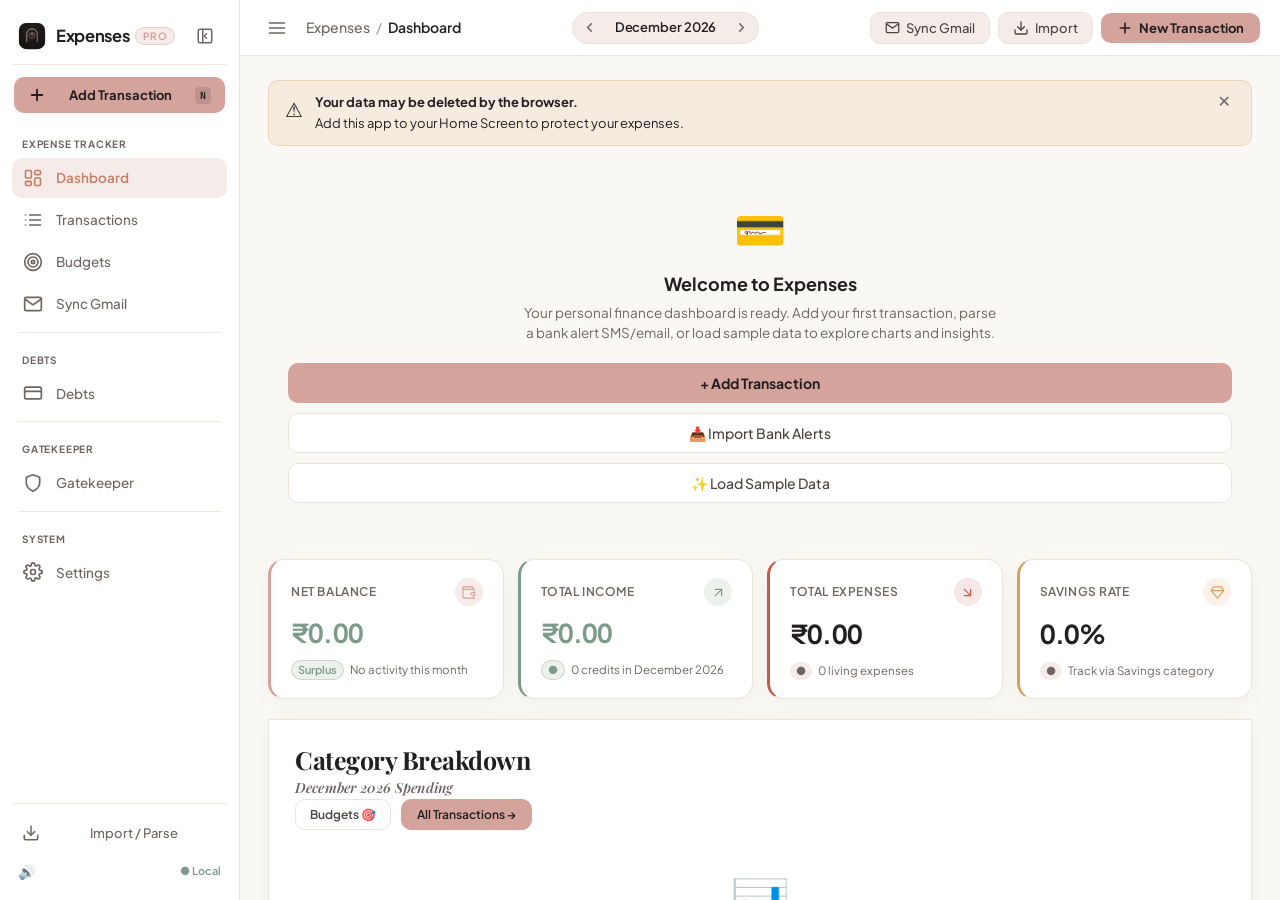
<file: index.html>
<!DOCTYPE html>
<html lang="en">
<head>
  <meta charset="UTF-8">
  <meta name="viewport" content="width=device-width, initial-scale=1, viewport-fit=cover">

  <!-- PWA / iOS Safari -->
  <meta name="apple-mobile-web-app-capable" content="yes">
  <meta name="apple-mobile-web-app-status-bar-style" content="default">
  <meta name="apple-mobile-web-app-title" content="Expenses">
  <meta name="mobile-web-app-capable" content="yes">
  <meta name="theme-color" content="#FAF7F5" media="(prefers-color-scheme: light)">
  <meta name="theme-color" content="#141112" media="(prefers-color-scheme: dark)">

  <title>Expenses &mdash; Personal Finance Dashboard</title>

  <!-- Editorial Quiet Luxury Fonts: Cormorant Garamond, Playfair Display & Plus Jakarta Sans -->
  <link rel="preconnect" href="https://fonts.googleapis.com">
  <link rel="preconnect" href="https://fonts.gstatic.com" crossorigin>
  <link href="https://fonts.googleapis.com/css2?family=Cormorant+Garamond:ital,wght@0,500;0,600;0,700;1,600&family=Playfair+Display:ital,wght@0,600;0,700;1,600&family=Plus+Jakarta+Sans:wght@400;500;600;700;800&family=JetBrains+Mono:wght@500;600&display=swap" rel="stylesheet">

  <!-- PWA Manifest -->
  <link rel="manifest" href="manifest.json">

  <!-- Icons -->
  <link rel="apple-touch-icon" href="icons/icon-180.png">
  <link rel="icon" type="image/png" sizes="192x192" href="icons/icon-192.png">
  <link rel="icon" type="image/svg+xml" href="icons/icon.svg">

  <!-- Cache Control -->
  <meta http-equiv="Cache-Control" content="no-cache, no-store, must-revalidate">
  <meta http-equiv="Pragma" content="no-cache">
  <meta http-equiv="Expires" content="0">

  <!-- Styles -->
  <link rel="stylesheet" href="css/app.css?v=90">
</head>
<body>
  <div id="app">
    <!-- Slide-over Backdrop for Mobile / Tablet drawer -->
    <div id="sidebar-backdrop" class="sidebar-backdrop" aria-hidden="true"></div>

    <!-- Collapsible Sidebar (Desktop & Mobile Drawer) -->
    <aside id="app-sidebar" class="app-sidebar" role="navigation" aria-label="Main sidebar navigation">
      <div class="sidebar-header">
        <div class="sidebar-brand">
          <img src="icons/icon.svg" width="32" height="32" alt="Expenses Logo" class="brand-logo">
          <div class="brand-text">
            <span class="brand-name">Expenses</span>
            <span class="brand-badge">Pro</span>
          </div>
        </div>
        <button id="sidebar-collapse-btn" class="sidebar-toggle-icon-btn" aria-label="Collapse sidebar" title="Toggle Sidebar">
          <svg width="18" height="18" viewBox="0 0 24 24" fill="none" stroke="currentColor" stroke-width="2" stroke-linecap="round" stroke-linejoin="round">
            <rect x="3" y="3" width="18" height="18" rx="2" ry="2"></rect>
            <line x1="9" y1="3" x2="9" y2="21"></line>
            <path d="M14 9l-3 3 3 3"></path>
          </svg>
        </button>
      </div>

      <!-- Quick Action: Primary + Add Transaction -->
      <div class="sidebar-quick-action">
        <button class="btn-sidebar-add" id="sidebar-add-btn" aria-label="Add transaction">
          <svg width="18" height="18" viewBox="0 0 24 24" fill="none" stroke="currentColor" stroke-width="2.5" stroke-linecap="round" stroke-linejoin="round">
            <line x1="12" y1="5" x2="12" y2="19"></line>
            <line x1="5" y1="12" x2="19" y2="12"></line>
          </svg>
          <span class="nav-label">Add Transaction</span>
          <span class="sidebar-kbd">N</span>
        </button>
      </div>

      <!-- Navigation Links -->
      <nav class="sidebar-nav">
        <!-- Section: Expense Tracker -->
        <div class="sidebar-section-label">Expense Tracker</div>
        <button class="nav-item active" data-view="dashboard" aria-label="Dashboard" data-tooltip="Dashboard">
          <span class="nav-icon-wrap">
            <svg class="nav-icon" width="20" height="20" viewBox="0 0 24 24" fill="none" stroke="currentColor" stroke-width="2" stroke-linecap="round" stroke-linejoin="round">
              <rect x="3" y="3" width="7" height="9" rx="1.5"></rect>
              <rect x="14" y="3" width="7" height="5" rx="1.5"></rect>
              <rect x="14" y="12" width="7" height="9" rx="1.5"></rect>
              <rect x="3" y="16" width="7" height="5" rx="1.5"></rect>
            </svg>
          </span>
          <span class="nav-label">Dashboard</span>
        </button>

        <button class="nav-item" data-view="transactions" aria-label="Transactions" data-tooltip="Transactions">
          <span class="nav-icon-wrap">
            <svg class="nav-icon" width="20" height="20" viewBox="0 0 24 24" fill="none" stroke="currentColor" stroke-width="2" stroke-linecap="round" stroke-linejoin="round">
              <line x1="8" y1="6" x2="21" y2="6"></line>
              <line x1="8" y1="12" x2="21" y2="12"></line>
              <line x1="8" y1="18" x2="21" y2="18"></line>
              <line x1="3" y1="6" x2="3.01" y2="6"></line>
              <line x1="3" y1="12" x2="3.01" y2="12"></line>
              <line x1="3" y1="18" x2="3.01" y2="18"></line>
            </svg>
          </span>
          <span class="nav-label">Transactions</span>
        </button>

        <button class="nav-item" data-view="budgets" aria-label="Budgets" data-tooltip="Budgets">
          <span class="nav-icon-wrap">
            <svg class="nav-icon" width="20" height="20" viewBox="0 0 24 24" fill="none" stroke="currentColor" stroke-width="2" stroke-linecap="round" stroke-linejoin="round">
              <circle cx="12" cy="12" r="10"></circle>
              <circle cx="12" cy="12" r="6"></circle>
              <circle cx="12" cy="12" r="2"></circle>
            </svg>
          </span>
          <span class="nav-label">Budgets</span>
        </button>

        <button class="nav-item" id="sidebar-sync-gmail-btn" aria-label="Sync Gmail" data-tooltip="Sync Gmail">
          <span class="nav-icon-wrap">
            <svg class="nav-icon" width="20" height="20" viewBox="0 0 24 24" fill="none" stroke="currentColor" stroke-width="2" stroke-linecap="round" stroke-linejoin="round">
              <path d="M4 4h16c1.1 0 2 .9 2 2v12c0 1.1-.9 2-2 2H4c-1.1 0-2-.9-2-2V6c0-1.1.9-2 2-2z"></path>
              <polyline points="22,6 12,13 2,6"></polyline>
            </svg>
          </span>
          <span class="nav-label">Sync Gmail</span>
        </button>

        <div class="sidebar-divider"></div>

        <!-- Section: Debts (Separate Section) -->
        <div class="sidebar-section-label">Debts</div>
        <button class="nav-item" data-view="cards" aria-label="Debts" data-tooltip="Debts">
          <span class="nav-icon-wrap">
            <svg class="nav-icon" width="20" height="20" viewBox="0 0 24 24" fill="none" stroke="currentColor" stroke-width="2" stroke-linecap="round" stroke-linejoin="round">
              <rect x="2" y="5" width="20" height="14" rx="2"></rect>
              <line x1="2" y1="10" x2="22" y2="10"></line>
            </svg>
          </span>
          <span class="nav-label">Debts</span>
        </button>

        <div class="sidebar-divider"></div>

        <!-- Section: Purchase Gatekeeper (Separate Section) -->
        <div class="sidebar-section-label">Gatekeeper</div>
        <button class="nav-item" data-view="gatekeeper" aria-label="Purchase Gatekeeper" data-tooltip="Purchase Gatekeeper">
          <span class="nav-icon-wrap">
            <svg class="nav-icon" width="20" height="20" viewBox="0 0 24 24" fill="none" stroke="currentColor" stroke-width="2" stroke-linecap="round" stroke-linejoin="round">
              <path d="M12 22s8-4 8-10V5l-8-3-8 3v7c0 6 8 10 8 10z"></path>
            </svg>
          </span>
          <span class="nav-label">Gatekeeper</span>
          <span class="nav-badge-pill" id="sidebar-gk-badge" style="display:none">0</span>
        </button>

        <div class="sidebar-divider"></div>

        <!-- Section: System -->
        <div class="sidebar-section-label">System</div>
        <button class="nav-item" data-view="settings" aria-label="Settings" data-tooltip="Settings">
          <span class="nav-icon-wrap">
            <svg class="nav-icon" width="20" height="20" viewBox="0 0 24 24" fill="none" stroke="currentColor" stroke-width="2" stroke-linecap="round" stroke-linejoin="round">
              <circle cx="12" cy="12" r="3"></circle>
              <path d="M19.4 15a1.65 1.65 0 0 0 .33 1.82l.06.06a2 2 0 0 1 0 2.83 2 2 0 0 1-2.83 0l-.06-.06a1.65 1.65 0 0 0-1.82-.33 1.65 1.65 0 0 0-1 1.51V21a2 2 0 0 1-2 2 2 2 0 0 1-2-2v-.09A1.65 1.65 0 0 0 9 19.4a1.65 1.65 0 0 0-1.82.33l-.06.06a2 2 0 0 1-2.83 0 2 2 0 0 1 0-2.83l.06-.06a1.65 1.65 0 0 0 .33-1.82 1.65 1.65 0 0 0-1.51-1H3a2 2 0 0 1-2-2 2 2 0 0 1 2-2h.09A1.65 1.65 0 0 0 4.6 9a1.65 1.65 0 0 0-.33-1.82l-.06-.06a2 2 0 0 1 0-2.83 2 2 0 0 1 2.83 0l.06.06a1.65 1.65 0 0 0 1.82.33H9a1.65 1.65 0 0 0 1-1.51V3a2 2 0 0 1 2-2 2 2 0 0 1 2 2v.09a1.65 1.65 0 0 0 1 1.51 1.65 1.65 0 0 0 1.82-.33l.06-.06a2 2 0 0 1 2.83 0 2 2 0 0 1 0 2.83l-.06.06a1.65 1.65 0 0 0-.33 1.82V9a1.65 1.65 0 0 0 1.51 1H21a2 2 0 0 1 2 2 2 2 0 0 1-2 2h-.09a1.65 1.65 0 0 0-1.51 1z"></path>
            </svg>
          </span>
          <span class="nav-label">Settings</span>
        </button>
      </nav>

      <!-- Sidebar Footer -->
      <div class="sidebar-footer">
        <button class="sidebar-tool-btn" id="open-import-sidebar" title="Import / Parse Bank Emails & Statements">
          <svg width="18" height="18" viewBox="0 0 24 24" fill="none" stroke="currentColor" stroke-width="2" stroke-linecap="round" stroke-linejoin="round">
            <path d="M21 15v4a2 2 0 0 1-2 2H5a2 2 0 0 1-2-2v-4"></path>
            <polyline points="7 10 12 15 17 10"></polyline>
            <line x1="12" y1="15" x2="12" y2="3"></line>
          </svg>
          <span class="nav-label">Import / Parse</span>
        </button>
        <div class="sidebar-footer-row">
          <button class="sfx-toggle" id="sfx-toggle" aria-label="Toggle sounds" title="Toggle audio cues">🔊</button>
          <span class="offline-badge" id="storage-status" title="Local Offline Storage Active">● Local</span>
        </div>
      </div>
    </aside>

    <!-- Main Workspace Container -->
    <div class="workspace-wrap">
      <!-- Top Production-Grade Header Bar -->
      <header class="top-header" role="banner">
        <div class="top-header-left">
          <button id="sidebar-toggle-btn" class="sidebar-hamburger-btn" aria-label="Toggle sidebar menu" title="Toggle Navigation">
            <svg width="20" height="20" viewBox="0 0 24 24" fill="none" stroke="currentColor" stroke-width="2" stroke-linecap="round" stroke-linejoin="round">
              <line x1="3" y1="12" x2="21" y2="12"></line>
              <line x1="3" y1="6" x2="21" y2="6"></line>
              <line x1="3" y1="18" x2="21" y2="18"></line>
            </svg>
          </button>
          <div class="view-breadcrumb">
            <span class="breadcrumb-app">Expenses</span>
            <span class="breadcrumb-slash">/</span>
            <span class="breadcrumb-view" id="header-view-title">Dashboard</span>
          </div>
        </div>

        <div class="top-header-center">
          <!-- Month Switcher (accessible across all views) -->
          <div class="header-month-switcher" id="header-month-nav">
            <button class="month-pill-btn prev" id="header-prev-month" aria-label="Previous month" title="Previous Month">
              <svg width="15" height="15" viewBox="0 0 24 24" fill="none" stroke="currentColor" stroke-width="2.5" stroke-linecap="round" stroke-linejoin="round"><polyline points="15 18 9 12 15 6"></polyline></svg>
            </button>
            <span class="header-month-label" id="header-month-label">March 2026</span>
            <button class="month-pill-btn next" id="header-next-month" aria-label="Next month" title="Next Month">
              <svg width="15" height="15" viewBox="0 0 24 24" fill="none" stroke="currentColor" stroke-width="2.5" stroke-linecap="round" stroke-linejoin="round"><polyline points="9 18 15 12 9 6"></polyline></svg>
            </button>
            <button class="header-today-btn" id="header-today-btn" title="Jump to Current Month">Today</button>
          </div>
        </div>

        <div class="top-header-right">
          <button class="btn-header-secondary" id="header-gmail-sync-btn" title="Sync Bank Alerts from Gmail">
            <svg width="15" height="15" viewBox="0 0 24 24" fill="none" stroke="currentColor" stroke-width="2" stroke-linecap="round" stroke-linejoin="round">
              <path d="M4 4h16c1.1 0 2 .9 2 2v12c0 1.1-.9 2-2 2H4c-1.1 0-2-.9-2-2V6c0-1.1.9-2 2-2z"></path>
              <polyline points="22,6 12,13 2,6"></polyline>
            </svg>
            <span>Sync Gmail</span>
          </button>
          <button class="btn-header-secondary" id="header-import-btn" title="Import from Bank Emails, Statements, or Excel">
            <svg width="16" height="16" viewBox="0 0 24 24" fill="none" stroke="currentColor" stroke-width="2" stroke-linecap="round" stroke-linejoin="round">
              <path d="M21 15v4a2 2 0 0 1-2 2H5a2 2 0 0 1-2-2v-4"></path>
              <polyline points="7 10 12 15 17 10"></polyline>
              <line x1="12" y1="15" x2="12" y2="3"></line>
            </svg>
            <span>Import</span>
          </button>
          <button class="btn-header-primary" id="header-add-btn" title="Add New Transaction (N)">
            <svg width="16" height="16" viewBox="0 0 24 24" fill="none" stroke="currentColor" stroke-width="2.5" stroke-linecap="round" stroke-linejoin="round">
              <line x1="12" y1="5" x2="12" y2="19"></line>
              <line x1="5" y1="12" x2="19" y2="12"></line>
            </svg>
            <span>New Transaction</span>
          </button>
        </div>
      </header>

      <!-- Main Content Views -->
      <main id="main-content" role="main" class="main-content-scroll">
        <div class="empty-state" style="padding-top:100px">
          <div style="margin-bottom:16px">
            <svg width="48" height="48" viewBox="0 0 24 24" fill="none" stroke="#DFC498" stroke-width="1.6" stroke-linecap="round" stroke-linejoin="round">
              <path d="M12 2v20M17 5H9.5a3.5 3.5 0 0 0 0 7h5a3.5 3.5 0 0 1 0 7H6"/>
            </svg>
          </div>
          <div style="font-family:var(--font);font-size:16px;font-weight:600;color:var(--text3)">Loading Dashboard...</div>
        </div>
      </main>
    </div>

    <!-- Mobile Bottom Navigation (clean thumb bar on mobile screens) -->
    <nav class="mobile-bottom-nav" role="navigation" aria-label="Mobile Navigation">
      <button class="mobile-nav-item active" data-view="dashboard" aria-label="Expense Tracker Dashboard">
        <svg width="22" height="22" viewBox="0 0 24 24" fill="none" stroke="currentColor" stroke-width="2" stroke-linecap="round" stroke-linejoin="round">
          <rect x="3" y="3" width="7" height="9" rx="1.5"></rect>
          <rect x="14" y="3" width="7" height="5" rx="1.5"></rect>
          <rect x="14" y="12" width="7" height="9" rx="1.5"></rect>
          <rect x="3" y="16" width="7" height="5" rx="1.5"></rect>
        </svg>
        <span>Tracker</span>
      </button>

      <button class="mobile-nav-item" data-view="transactions" aria-label="Transactions Activity">
        <svg width="22" height="22" viewBox="0 0 24 24" fill="none" stroke="currentColor" stroke-width="2" stroke-linecap="round" stroke-linejoin="round">
          <line x1="8" y1="6" x2="21" y2="6"></line>
          <line x1="8" y1="12" x2="21" y2="12"></line>
          <line x1="8" y1="18" x2="21" y2="18"></line>
          <line x1="3" y1="6" x2="3.01" y2="6"></line>
          <line x1="3" y1="12" x2="3.01" y2="12"></line>
          <line x1="3" y1="18" x2="3.01" y2="18"></line>
        </svg>
        <span>Activity</span>
      </button>

      <button class="mobile-nav-item mobile-fab-item" id="mobile-quick-add" aria-label="Add transaction">
        <div class="mobile-fab">
          <svg width="24" height="24" viewBox="0 0 24 24" fill="none" stroke="currentColor" stroke-width="2.5" stroke-linecap="round" stroke-linejoin="round">
            <line x1="12" y1="5" x2="12" y2="19"></line>
            <line x1="5" y1="12" x2="19" y2="12"></line>
          </svg>
        </div>
      </button>

      <button class="mobile-nav-item" data-view="cards" aria-label="Debts Section">
        <svg width="22" height="22" viewBox="0 0 24 24" fill="none" stroke="currentColor" stroke-width="2" stroke-linecap="round" stroke-linejoin="round">
          <rect x="2" y="5" width="20" height="14" rx="2"></rect>
          <line x1="2" y1="10" x2="22" y2="10"></line>
        </svg>
        <span>Debts</span>
      </button>

      <button class="mobile-nav-item" data-view="gatekeeper" aria-label="Gatekeeper Section">
        <svg width="22" height="22" viewBox="0 0 24 24" fill="none" stroke="currentColor" stroke-width="2" stroke-linecap="round" stroke-linejoin="round">
          <path d="M12 22s8-4 8-10V5l-8-3-8 3v7c0 6 8 10 8 10z"></path>
        </svg>
        <span>Gatekeeper</span>
      </button>
    </nav>
  </div>

  <!-- Add / Edit Transaction Modal (global modal with Debit/Credit toggle) -->
  <div class="modal" id="add-modal">
    <div class="modal-sheet modal-sheet-lg">
      <div class="modal-handle"></div>
      <div id="add-modal-body"></div>
    </div>
  </div>

  <!-- Dedicated Import / Bank Email Parser Modal -->
  <div class="modal" id="import-modal">
    <div class="modal-sheet modal-sheet-xl">
      <div class="modal-handle"></div>
      <div id="import-modal-body"></div>
    </div>
  </div>

  <!-- Gmail Preview Modal -->
  <div class="modal" id="gmail-preview-modal">
    <div class="modal-sheet modal-sheet-xl">
      <div class="modal-handle"></div>
      <div id="gmail-preview-body"></div>
    </div>
  </div>

  <!-- Add / Edit Category Modal -->
  <div class="modal" id="cat-add-modal">
    <div class="modal-sheet">
      <div class="modal-handle"></div>
      <div id="cat-add-modal-body"></div>
    </div>
  </div>

  <!-- Category clarification modal -->
  <div class="modal" id="clarify-modal">
    <div class="modal-sheet">
      <div class="modal-handle"></div>
      <div class="modal-title">Select Category</div>
      <p class="clarify-desc">
        <strong id="clarify-merchant"></strong> &mdash; <span id="clarify-amount"></span>
      </p>
      <p class="clarify-hint">Choose a category to remember for future transactions</p>
      <div id="clarify-cats" class="cat-grid"></div>
      <button class="btn-link clarify-skip" id="clarify-skip" style="margin-top:12px;width:100%;text-align:center">Skip for now</button>
    </div>
  </div>

  <!-- Credit Card Payment / Pay Off Modal -->
  <div class="modal" id="card-pay-modal">
    <div class="modal-sheet modal-sheet-md">
      <div class="modal-handle"></div>
      <div id="card-pay-modal-body"></div>
    </div>
  </div>

  <!-- Manage Credit Cards Modal -->
  <div class="modal" id="card-manage-modal">
    <div class="modal-sheet modal-sheet-md">
      <div class="modal-handle"></div>
      <div id="card-manage-modal-body"></div>
    </div>
  </div>

  <!-- Friend Debt Modal -->
  <div class="modal" id="friend-debt-modal">
    <div class="modal-sheet modal-sheet-md">
      <div class="modal-handle"></div>
      <div id="friend-debt-modal-body"></div>
    </div>
  </div>

  <!-- Friend Repayment Modal -->
  <div class="modal" id="friend-repay-modal">
    <div class="modal-sheet modal-sheet-md">
      <div class="modal-handle"></div>
      <div id="friend-repay-modal-body"></div>
    </div>
  </div>

  <!-- Purchase Gatekeeper (Log Impulse) Modal -->
  <div class="modal" id="gatekeeper-modal">
    <div class="modal-sheet modal-sheet-lg">
      <div class="modal-handle"></div>
      <div id="gatekeeper-modal-body"></div>
    </div>
  </div>

  <!-- Google Identity Services (for Gmail OAuth) -->
  <script src="https://accounts.google.com/gsi/client"></script>
  <!-- Chart.js (bundled locally) -->
  <script src="lib/chart.umd.min.js"></script>
  <!-- GSAP 3 -->
  <script src="https://cdnjs.cloudflare.com/ajax/libs/gsap/3.12.5/gsap.min.js"></script>
  <!-- App Entry -->
  <script type="module" src="js/app.js?v=90"></script>

  <!-- Service Worker registration -->
  <script>
    if ('serviceWorker' in navigator) {
      let refreshing = false;
      navigator.serviceWorker.addEventListener('controllerchange', () => {
        if (!refreshing) {
          refreshing = true;
          window.location.reload();
        }
      });
      window.addEventListener('load', () => {
        navigator.serviceWorker.register('sw.js?v=90')
          .then(r => {
            console.log('SW registered:', r.scope);
            r.update();
          })
          .catch(e => console.log('SW registration failed:', e));
      });
    }
  </script>
</body>
</html>
</file>
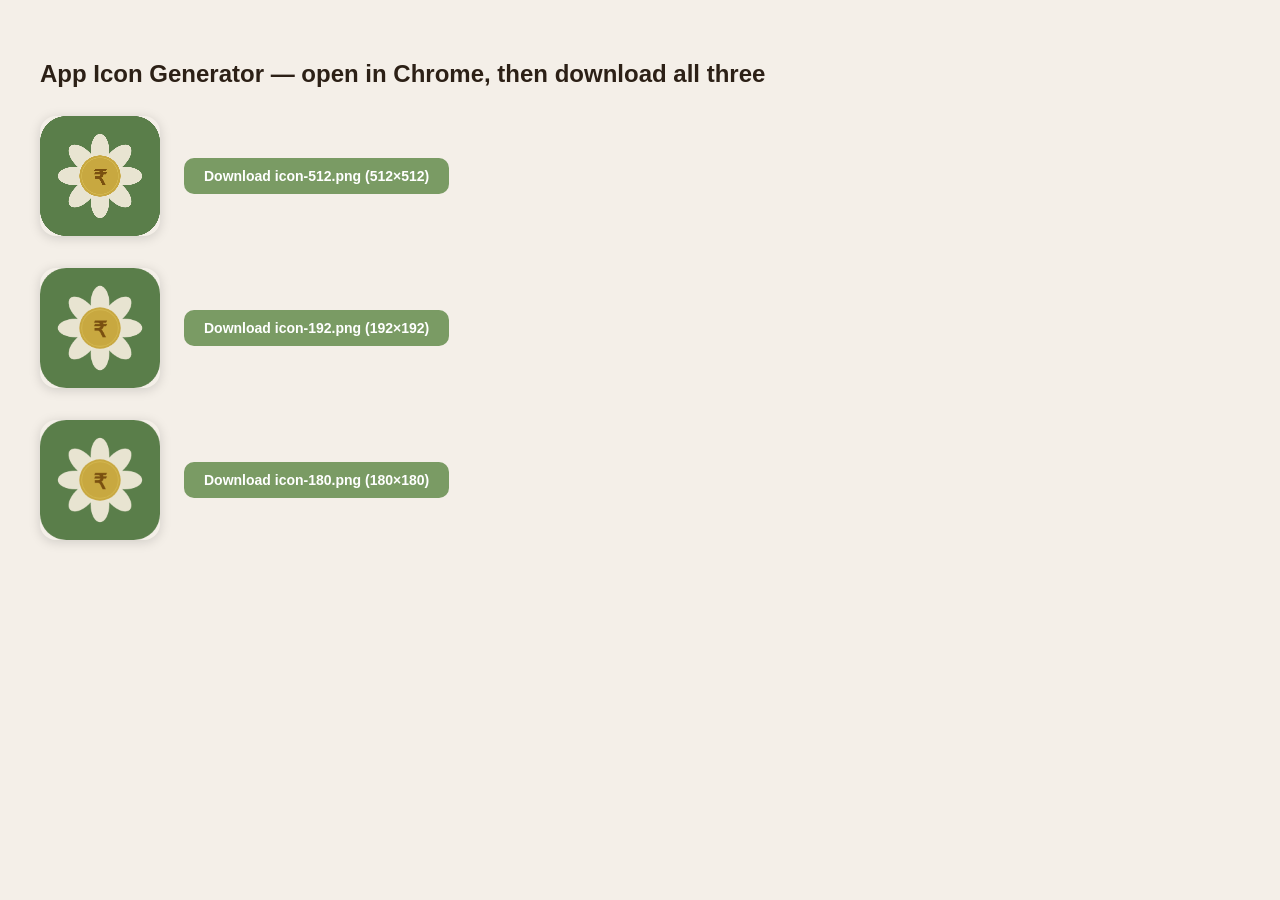
<file: icons/generate-icons.html>
<!doctype html>
<html>
<head>
<meta charset="utf-8">
<title>Generate App Icons</title>
<style>
  body { font-family: sans-serif; padding: 32px; background: #f4efe8; color: #2c2016; }
  canvas { display: block; margin: 8px 0; border-radius: 16px; box-shadow: 0 2px 12px rgba(0,0,0,.15); }
  button { margin: 8px 4px; padding: 10px 20px; background: #7a9b64; color: #fff; border: none; border-radius: 10px; cursor: pointer; font-size: 14px; font-weight: 600; }
  .row { display: flex; align-items: center; gap: 20px; margin: 16px 0; }
</style>
</head>
<body>
<h2>App Icon Generator — open in Chrome, then download all three</h2>
<div id="out"></div>
<script>
const SVG_SRC = `<svg xmlns="http://www.w3.org/2000/svg" viewBox="0 0 512 512">
  <rect width="512" height="512" rx="112" fill="#5a7e4a"/>
  <ellipse cx="256" cy="152" rx="40" ry="76" fill="#f0ead8" opacity="0.95"/>
  <ellipse cx="256" cy="152" rx="40" ry="76" fill="#f0ead8" opacity="0.95" transform="rotate(45 256 256)"/>
  <ellipse cx="256" cy="152" rx="40" ry="76" fill="#f0ead8" opacity="0.95" transform="rotate(90 256 256)"/>
  <ellipse cx="256" cy="152" rx="40" ry="76" fill="#f0ead8" opacity="0.95" transform="rotate(135 256 256)"/>
  <ellipse cx="256" cy="152" rx="40" ry="76" fill="#f0ead8" opacity="0.95" transform="rotate(180 256 256)"/>
  <ellipse cx="256" cy="152" rx="40" ry="76" fill="#f0ead8" opacity="0.95" transform="rotate(225 256 256)"/>
  <ellipse cx="256" cy="152" rx="40" ry="76" fill="#f0ead8" opacity="0.95" transform="rotate(270 256 256)"/>
  <ellipse cx="256" cy="152" rx="40" ry="76" fill="#f0ead8" opacity="0.95" transform="rotate(315 256 256)"/>
  <circle cx="256" cy="256" r="88" fill="#c8a840"/>
  <circle cx="256" cy="256" r="78" fill="none" stroke="#d4b850" stroke-width="3.5"/>
  <text x="256" y="296" text-anchor="middle" font-family="-apple-system, Arial Unicode MS, Arial, sans-serif" font-size="92" font-weight="700" fill="#7a5010">&#8377;</text>
</svg>`;

const sizes = [
  { name: 'icon-512.png', size: 512 },
  { name: 'icon-192.png', size: 192 },
  { name: 'icon-180.png', size: 180 },
];

const blob = new Blob([SVG_SRC], { type: 'image/svg+xml' });
const url  = URL.createObjectURL(blob);
const img  = new Image();

img.onload = () => {
  const out = document.getElementById('out');
  sizes.forEach(({ name, size }) => {
    const canvas = document.createElement('canvas');
    canvas.width = canvas.height = size;
    const ctx = canvas.getContext('2d');
    ctx.drawImage(img, 0, 0, size, size);

    const row = document.createElement('div');
    row.className = 'row';

    const preview = document.createElement('canvas');
    preview.width = preview.height = Math.min(size, 120);
    preview.getContext('2d').drawImage(canvas, 0, 0, preview.width, preview.height);
    row.appendChild(preview);

    const btn = document.createElement('button');
    btn.textContent = `Download ${name} (${size}×${size})`;
    btn.onclick = () => {
      const a = document.createElement('a');
      a.download = name;
      a.href = canvas.toDataURL('image/png');
      a.click();
    };
    row.appendChild(btn);
    out.appendChild(row);
  });
};

img.src = url;
</script>
</body>
</html>
</file>
<file: css/app.css>
/* ══════════════════════════════════════════════════════════════════
   EXPENSES — Editorial Minimalism Design System
   ══════════════════════════════════════════════════════════════════ */

:root {
  /* Brand Accents - Soft Rose-Taupe / Blush */
  --brand: #D4A39B;
  --brand-hover: #C87D65;
  --brand-light: #F5EBE9;
  --brand-border: rgba(212, 163, 155, 0.40);
  --brand-text-contrast: #231F20;

  /* Quiet Luxury Palette Tokens */
  --gold: #D9A05B;
  --gold-light: rgba(217, 160, 91, 0.14);
  --mauve: #B88E9B;
  --sage: #7D9B8A;
  --sand: #C8BAAC;

  /* Semantic Financial Colors (Editorial Minimalism) */
  /* Safe / Under budget: Muted sage (#7D9B8A) */
  --income: #7D9B8A;
  --income-hover: #6D8A7A;
  --income-light: rgba(125, 155, 138, 0.14);
  --income-border: rgba(125, 155, 138, 0.30);

  /* Overspent / Over limit: Muted terracotta-crimson (#C45B4D) */
  --expense: #C45B4D;
  --expense-hover: #B34A3C;
  --expense-light: rgba(196, 91, 77, 0.14);
  --expense-border: rgba(196, 91, 77, 0.30);

  /* Warning / Approaching limit: Warm amber (#D9A05B) */
  --warning: #D9A05B;
  --warning-hover: #C78F4A;
  --warning-light: rgba(217, 160, 91, 0.14);
  --warning-border: rgba(217, 160, 91, 0.30);

  --info: #7D9B8A;
  --info-light: rgba(125, 155, 138, 0.14);

  /* 1. COLORS & SURFACES:
     - Page background: Warm alabaster/cream (#FAF8F5)
     - Cards, modals & containers: Pure white (#FFFFFF)
     - Secondary surfaces & hover highlights: Soft blush tint (#F5EBE9) */
  --bg: #FAF8F5;
  --surface: #FFFFFF;
  --surface-elevated: #FFFFFF;
  --surface2: #F5EBE9;
  --surface3: #EFE6E4;
  --surface4: #E5DAD7;

  /* Primary text: Deep espresso (#231F20) instead of harsh black
     Secondary / muted text & timestamps: Warm taupe (#6E6563) */
  --text: #231F20;
  --text2: #4A4342;
  --text3: #6E6563;
  --text4: #9A918F;
  --text-inverse: #FAF8F5;

  /* Subtle 1px warm-stone borders (#EAE4DD) & soft, diffused shadows (0 4px 20px rgba(35, 31, 32, 0.04)) */
  --border: #EAE4DD;
  --border-subtle: #F0EAE3;
  --border-focus: #D4A39B;

  --shadow-xs: 0 1px 3px rgba(35, 31, 32, 0.03);
  --shadow-sm: 0 2px 8px rgba(35, 31, 32, 0.04);
  --shadow: 0 4px 20px rgba(35, 31, 32, 0.04);
  --shadow-lg: 0 10px 28px rgba(35, 31, 32, 0.06);
  --shadow-xl: 0 18px 40px rgba(35, 31, 32, 0.08);

  /* Geometry & Metrics: Soften border radii (cards: 16px, inputs/buttons: 10px, pills: 9999px) */
  --radius: 16px;
  --radius-sm: 10px;
  --radius-xs: 6px;
  --radius-pill: 9999px;

  --sidebar-w: 240px;
  --sidebar-collapsed-w: 68px;
  --header-h: 56px;
  --tab-height: 64px;

  /* Typography: Clean, modern sans-serif font stack */
  --font: 'Plus Jakarta Sans', 'Inter', system-ui, -apple-system, BlinkMacSystemFont, 'Segoe UI', Roboto, sans-serif;
  --font-serif: 'Cormorant Garamond', 'Playfair Display', Georgia, serif;
  --font-mono: 'JetBrains Mono', 'Roboto Mono', ui-monospace, SFMono-Regular, monospace;

  --safe-bottom: env(safe-area-inset-bottom, 0px);
  --safe-top: env(safe-area-inset-top, 0px);

  /* Backward Compatibility Tokens */
  --accent: var(--brand);
  --accent-light: var(--brand-light);
  --accent-dark: var(--brand-hover);
  --danger: var(--expense);
  --danger-light: var(--expense-light);
  --success: var(--income);
  --success-light: var(--income-light);
  --google-gradient: linear-gradient(90deg, #D4A39B 0%, #D9A05B 33%, #7D9B8A 66%, #B88E9B 100%);
}

/* ── Reset & Global ── */
*, *::before, *::after {
  box-sizing: border-box;
  margin: 0;
  padding: 0;
}

html, body {
  height: 100%;
  width: 100%;
  font-family: var(--font);
  background: var(--bg);
  color: var(--text);
  font-size: 15px;
  line-height: 1.45;
  -webkit-font-smoothing: antialiased;
  -moz-osx-font-smoothing: grayscale;
  overflow: hidden;
}

/* Editorial Minimalism Typography Polish */
h1, h2, h3, h4, h5, h6,
.card-heading,
.modal-title,
.gk-view-title,
.gk-card-name,
.view-title,
.brand-name {
  font-family: var(--font);
  letter-spacing: -0.02em;
}

/* Tabular figures for all currency numbers (₹), percentages, and dates */
.amount-cell,
.kpi-val,
.gk-kpi-val,
.gk-card-price,
.donut-center-amount,
.cat-amt-text,
.cat-pct-pill,
.amount-input-lg,
.kpi-dash-cc,
.cc-stat-val,
.cc-amt-hero,
.budget-amounts,
.budget-amt,
.budget-spent,
.budget-rem,
.overall-budget-amount,
.gk-cooling-countdown,
.recent-time,
.date-badge,
.txn-date,
.gk-date-logged,
.kpi-badge,
.diff-badge,
.direction-badge,
.method-tag,
[data-currency],
.tabular-nums {
  font-variant-numeric: tabular-nums;
}

/* Slightly tighter letter-spacing (-0.02em) on large currency totals */
.kpi-val,
.gk-kpi-val,
.gk-card-price,
.amount-input-lg,
.donut-center-amount,
.overall-budget-amount,
.cc-amt-hero {
  letter-spacing: -0.02em;
}

button {
  font-family: inherit;
  cursor: pointer;
  border: none;
  background: none;
  color: inherit;
}

input, select, textarea {
  font-family: inherit;
  color: inherit;
}

a {
  color: inherit;
  text-decoration: none;
}

/* ── App Layout ── */
#app {
  display: flex;
  width: 100vw;
  height: 100vh;
  position: relative;
  overflow: hidden;
  background: var(--bg);
}

/* ══════════════════════════════════════════════════════════════════
   COLLAPSIBLE SIDEBAR NAVIGATION (Linear Style)
   ══════════════════════════════════════════════════════════════════ */
.app-sidebar {
  width: var(--sidebar-w);
  min-width: var(--sidebar-w);
  height: 100vh;
  background: var(--surface);
  border-right: 1px solid var(--border);
  display: flex;
  flex-direction: column;
  padding: 16px 12px 16px;
  gap: 12px;
  flex-shrink: 0;
  z-index: 120;
  transition: width 0.24s cubic-bezier(0.2, 0, 0, 1),
              min-width 0.24s cubic-bezier(0.2, 0, 0, 1),
              transform 0.24s cubic-bezier(0.2, 0, 0, 1),
              padding 0.24s cubic-bezier(0.2, 0, 0, 1);
  overflow-x: hidden;
  overflow-y: auto;
}

.app-sidebar::-webkit-scrollbar { width: 4px; }
.app-sidebar::-webkit-scrollbar-thumb { background: var(--surface3); border-radius: 2px; }

/* Sidebar Brand Header */
.sidebar-header {
  display: flex;
  align-items: center;
  justify-content: space-between;
  padding: 4px 6px 12px;
  border-bottom: 1px solid var(--border-subtle);
  min-height: 44px;
}

.sidebar-brand {
  display: flex;
  align-items: center;
  gap: 10px;
  overflow: hidden;
  white-space: nowrap;
}

.brand-logo {
  width: 28px;
  height: 28px;
  flex-shrink: 0;
  border-radius: var(--radius-sm);
}

.brand-text {
  display: flex;
  align-items: center;
  gap: 6px;
  transition: opacity 0.15s;
}

.brand-name {
  font-size: 16.5px;
  font-weight: 700;
  font-family: var(--font);
  color: var(--text);
  letter-spacing: -0.02em;
}

.brand-badge {
  font-size: 10px;
  font-weight: 700;
  background: var(--brand-light);
  color: var(--brand);
  padding: 1px 7px;
  border-radius: var(--radius-pill);
  text-transform: uppercase;
  letter-spacing: 0.06em;
  border: 1px solid var(--brand-border);
}

.sidebar-toggle-icon-btn {
  width: 32px;
  height: 32px;
  display: flex;
  align-items: center;
  justify-content: center;
  border-radius: var(--radius-sm);
  color: var(--text3);
  transition: all 0.15s;
  flex-shrink: 0;
}
.sidebar-toggle-icon-btn:hover {
  background: var(--surface2);
  color: var(--text);
}

/* Quick Add Button in Sidebar */
.sidebar-quick-action {
  padding: 0 2px;
}
.btn-sidebar-add {
  width: 100%;
  display: flex;
  align-items: center;
  gap: 8px;
  background: var(--brand);
  color: var(--brand-text-contrast);
  padding: 9px 14px;
  border-radius: var(--radius-sm);
  font-size: 13px;
  font-weight: 700;
  transition: all 0.2s ease;
  box-shadow: var(--shadow-sm);
  white-space: nowrap;
  overflow: hidden;
}
.btn-sidebar-add:hover {
  background: var(--brand-hover);
  color: #FFFFFF;
  box-shadow: var(--shadow);
  transform: translateY(-1px);
}
.btn-sidebar-add:active {
  transform: scale(0.98);
}
.sidebar-kbd {
  margin-left: auto;
  font-size: 10px;
  font-family: var(--font-mono);
  background: rgba(35, 31, 32, 0.12);
  color: var(--brand-text-contrast);
  padding: 2px 5px;
  border-radius: 4px;
}

/* Sidebar Navigation Items */
.sidebar-nav {
  display: flex;
  flex-direction: column;
  gap: 2px;
  flex: 1;
}

/* Sidebar Section Headers & Dividers */
.sidebar-section-label {
  font-size: 10px;
  font-weight: 700;
  text-transform: uppercase;
  letter-spacing: 0.08em;
  color: var(--text3);
  padding: 8px 10px 4px 10px;
  margin-top: 4px;
  user-select: none;
}
.sidebar-divider {
  height: 1px;
  background: var(--border-subtle);
  margin: 6px 6px;
}

.nav-item {
  display: flex;
  align-items: center;
  gap: 12px;
  width: 100%;
  padding: 9px 10px;
  border-radius: var(--radius-sm);
  color: var(--text3);
  font-size: 13.5px;
  font-weight: 500;
  text-align: left;
  white-space: nowrap;
  transition: all 0.2s ease;
  position: relative;
}

.nav-item:hover {
  background: var(--surface2);
  color: var(--text);
}

.nav-item.active {
  background: var(--brand-light);
  color: var(--brand-hover);
  font-weight: 600;
}

.nav-icon-wrap {
  display: flex;
  align-items: center;
  justify-content: center;
  width: 22px;
  height: 22px;
  flex-shrink: 0;
}

.nav-label {
  flex: 1;
  overflow: hidden;
  text-overflow: ellipsis;
  transition: opacity 0.15s;
}

/* Sidebar Footer */
.sidebar-footer {
  display: flex;
  flex-direction: column;
  gap: 8px;
  padding-top: 12px;
  border-top: 1px solid var(--border-subtle);
}

.sidebar-tool-btn {
  display: flex;
  align-items: center;
  gap: 10px;
  width: 100%;
  padding: 8px 10px;
  border-radius: var(--radius-sm);
  color: var(--text3);
  font-size: 13px;
  font-weight: 500;
  transition: all 0.15s;
  white-space: nowrap;
}
.sidebar-tool-btn:hover {
  background: var(--surface2);
  color: var(--text);
}

.sidebar-footer-row {
  display: flex;
  align-items: center;
  justify-content: space-between;
  padding: 4px 6px;
  font-size: 12px;
  color: var(--text4);
}

.sfx-toggle {
  font-size: 14px;
  opacity: 0.7;
  transition: opacity 0.15s;
  cursor: pointer;
}
.sfx-toggle:hover { opacity: 1; }

.offline-badge {
  font-size: 11px;
  font-weight: 600;
  color: var(--income);
}

/* ── Collapsed Sidebar State (Desktop) ── */
.app-sidebar.collapsed {
  width: var(--sidebar-collapsed-w);
  min-width: var(--sidebar-collapsed-w);
  padding: 16px 8px;
}

.app-sidebar.collapsed .brand-text,
.app-sidebar.collapsed .nav-label,
.app-sidebar.collapsed .sidebar-kbd,
.app-sidebar.collapsed .offline-badge,
.app-sidebar.collapsed .nav-badge-pill,
.app-sidebar.collapsed .sidebar-section-label {
  display: none !important;
}

.app-sidebar.collapsed .sidebar-divider {
  margin: 6px 2px;
}

.app-sidebar.collapsed .sidebar-header {
  justify-content: center;
}

.app-sidebar.collapsed .sidebar-toggle-icon-btn {
  display: none;
}

.app-sidebar.collapsed .btn-sidebar-add {
  justify-content: center;
  padding: 9px 0;
}

.app-sidebar.collapsed .nav-item {
  justify-content: center;
  padding: 10px 0;
}

.app-sidebar.collapsed .sidebar-tool-btn {
  justify-content: center;
  padding: 8px 0;
}

.app-sidebar.collapsed .sidebar-footer-row {
  justify-content: center;
}

/* ══════════════════════════════════════════════════════════════════
   WORKSPACE & TOP HEADER (Linear-inspired)
   ══════════════════════════════════════════════════════════════════ */
.workspace-wrap {
  flex: 1 1 0;
  min-width: 0;
  display: flex;
  flex-direction: column;
  height: 100vh;
  overflow: hidden;
  background: var(--bg);
}

.top-header {
  height: var(--header-h);
  min-height: var(--header-h);
  display: flex;
  align-items: center;
  justify-content: space-between;
  padding: 0 20px;
  background: var(--surface);
  border-bottom: 1px solid var(--border);
  z-index: 100;
  gap: 12px;
}

.top-header-left {
  display: flex;
  align-items: center;
  gap: 12px;
  flex-shrink: 0;
}

.sidebar-hamburger-btn {
  width: 34px;
  height: 34px;
  display: flex;
  align-items: center;
  justify-content: center;
  border-radius: var(--radius-sm);
  color: var(--text3);
  transition: all 0.15s;
}
.sidebar-hamburger-btn:hover {
  background: var(--surface2);
  color: var(--text);
}

.view-breadcrumb {
  display: flex;
  align-items: center;
  gap: 6px;
  font-size: 14px;
}
.breadcrumb-app {
  color: var(--text3);
  font-weight: 500;
}
.breadcrumb-slash {
  color: var(--text4);
}
.breadcrumb-view {
  font-weight: 600;
  color: var(--text);
}

/* Header Month Switcher */
.top-header-center {
  display: flex;
  align-items: center;
  justify-content: center;
  flex: 1;
}

.header-month-switcher {
  display: flex;
  align-items: center;
  background: var(--surface2);
  border: 1px solid var(--border);
  border-radius: var(--radius-pill);
  padding: 2px 4px;
  gap: 4px;
}

.month-pill-btn {
  width: 26px;
  height: 26px;
  display: flex;
  align-items: center;
  justify-content: center;
  border-radius: var(--radius-pill);
  color: var(--text3);
  transition: all 0.15s;
}
.month-pill-btn:hover {
  background: var(--surface3);
  color: var(--text);
}

.header-month-label {
  font-size: 13px;
  font-weight: 600;
  color: var(--text);
  padding: 0 8px;
  white-space: nowrap;
  letter-spacing: -0.1px;
}

.header-today-btn {
  font-size: 11px;
  font-weight: 600;
  color: var(--brand);
  background: var(--brand-light);
  padding: 2px 8px;
  border-radius: var(--radius-pill);
  transition: all 0.15s;
}
.header-today-btn:hover {
  background: var(--surface3);
}

/* Header Right Actions */
.top-header-right {
  display: flex;
  align-items: center;
  gap: 8px;
  flex-shrink: 0;
}

.btn-header-secondary {
  display: inline-flex;
  align-items: center;
  gap: 6px;
  padding: 7px 14px;
  background: var(--surface2);
  color: var(--text2);
  border: 1px solid var(--border);
  border-radius: var(--radius-sm);
  font-size: 13px;
  font-weight: 500;
  transition: all 0.2s ease;
}
.btn-header-secondary:hover {
  background: var(--surface3);
  color: var(--text);
}

.btn-header-primary {
  display: inline-flex;
  align-items: center;
  gap: 6px;
  padding: 7px 16px;
  background: var(--brand);
  color: var(--brand-text-contrast);
  border-radius: var(--radius-sm);
  font-size: 13px;
  font-weight: 700;
  transition: all 0.2s ease;
  box-shadow: var(--shadow-sm);
}
.btn-header-primary:hover {
  background: var(--brand-hover);
  color: #FFFFFF;
  box-shadow: var(--shadow);
}

/* Main Content Area */
.main-content-scroll {
  flex: 1;
  overflow-y: auto;
  padding: 24px 28px 48px;
  max-width: 1300px;
  width: 100%;
  margin: 0 auto;
}
.main-content-scroll::-webkit-scrollbar { width: 6px; }
.main-content-scroll::-webkit-scrollbar-thumb { background: var(--surface3); border-radius: 3px; }

/* ══════════════════════════════════════════════════════════════════
   TOP-LEVEL 4-CARD KPI SUMMARY GRID (Fold / Monarch Inspired)
   ══════════════════════════════════════════════════════════════════ */
.kpi-grid {
  display: grid;
  grid-template-columns: repeat(4, 1fr);
  gap: 14px;
  margin-bottom: 20px;
}

.kpi-card {
  background: var(--surface);
  border: 1px solid var(--border);
  border-radius: var(--radius);
  padding: 18px 20px;
  box-shadow: var(--shadow);
  display: flex;
  flex-direction: column;
  justify-content: space-between;
  gap: 12px;
  transition: all 0.2s ease;
  position: relative;
  overflow: hidden;
}

.kpi-card:hover {
  box-shadow: var(--shadow-lg);
  border-color: var(--border-focus);
  transform: translateY(-2px);
}

.kpi-card-header {
  display: flex;
  align-items: center;
  justify-content: space-between;
}

.kpi-title {
  font-size: 12px;
  font-weight: 600;
  color: var(--text3);
  text-transform: uppercase;
  letter-spacing: 0.05em;
}

.kpi-icon-wrap {
  width: 28px;
  height: 28px;
  border-radius: var(--radius-pill);
  display: flex;
  align-items: center;
  justify-content: center;
  font-size: 13px;
}

.kpi-val {
  font-size: 26px;
  font-weight: 700;
  color: var(--text);
  letter-spacing: -0.03em;
  font-variant-numeric: tabular-nums;
  line-height: 1.15;
  font-family: var(--font);
}

.kpi-footer {
  display: flex;
  align-items: center;
  gap: 6px;
  font-size: 11.5px;
  color: var(--text3);
}

/* KPI Semantic Color Variations */
.kpi-card.kpi-net {
  border-left: 3px solid var(--brand);
}
.kpi-card.kpi-net .kpi-icon-wrap {
  background: var(--brand-light);
  color: var(--brand);
}

.kpi-card.kpi-income {
  border-left: 3px solid var(--income);
}
.kpi-card.kpi-income .kpi-icon-wrap {
  background: var(--income-light);
  color: var(--income);
}
.kpi-card.kpi-income .kpi-val {
  color: var(--income);
}

.kpi-card.kpi-expense {
  border-left: 3px solid var(--expense);
}
.kpi-card.kpi-expense .kpi-icon-wrap {
  background: var(--expense-light);
  color: var(--expense);
}

.kpi-card.kpi-savings {
  border-left: 3px solid var(--gold);
}
.kpi-card.kpi-savings .kpi-icon-wrap {
  background: var(--gold-light);
  color: var(--gold);
}

.kpi-badge {
  display: inline-flex;
  align-items: center;
  gap: 3px;
  padding: 1px 6px;
  border-radius: var(--radius-pill);
  font-weight: 600;
  font-size: 11px;
}
.kpi-badge.positive {
  background: var(--income-light);
  color: var(--income);
  border: 1px solid var(--income-border);
}
.kpi-badge.negative {
  background: var(--expense-light);
  color: var(--expense);
  border: 1px solid var(--expense-border);
}
.kpi-badge.neutral {
  background: var(--surface2);
  color: var(--text3);
}

/* ══════════════════════════════════════════════════════════════════
   CATEGORY BREAKDOWN (HERO ANALYTICS CARD)
   ══════════════════════════════════════════════════════════════════ */
.analytics-grid {
  display: grid;
  grid-template-columns: 1fr;
  gap: 16px;
  margin-bottom: 20px;
}

.category-breakdown-card {
  padding: 24px 26px;
  border-radius: var(--radius-lg);
  background: var(--surface);
  border: 1px solid var(--border);
  box-shadow: var(--shadow);
  transition: box-shadow 0.2s ease;
}
.category-breakdown-card:hover {
  box-shadow: var(--shadow-lg);
}

.category-breakdown-title {
  font-family: 'Playfair Display', Georgia, serif;
  font-size: 25px;
  font-weight: 700;
  color: var(--text);
  letter-spacing: -0.02em;
  margin: 0;
  line-height: 1.25;
}

.category-breakdown-subtitle {
  font-family: 'Playfair Display', Georgia, serif;
  font-size: 14px;
  font-weight: 600;
  font-style: italic;
  color: var(--text3);
  margin-top: 3px;
  letter-spacing: 0.01em;
}

.cat-count-badge {
  font-size: 11.5px;
  font-weight: 700;
  color: var(--brand);
  background: var(--brand-light);
  padding: 3px 10px;
  border-radius: var(--radius-pill);
  letter-spacing: 0.02em;
}

/* Donut Layout */
.donut-layout {
  display: flex;
  align-items: center;
  gap: 36px;
  flex: 1;
}

/* Left Donut Section */
.donut-chart-section {
  display: flex;
  flex-direction: column;
  align-items: center;
  flex-shrink: 0;
  min-width: 280px;
}

.donut-canvas-wrap {
  position: relative;
  width: 270px;
  height: 270px;
  flex-shrink: 0;
  margin: 0 auto;
}

.donut-center-overlay {
  position: absolute;
  inset: 0;
  display: flex;
  flex-direction: column;
  align-items: center;
  justify-content: center;
  pointer-events: none;
  padding: 12px;
  text-align: center;
}
.donut-center-label {
  font-size: 10.5px;
  font-weight: 700;
  color: var(--text3);
  text-transform: uppercase;
  letter-spacing: 0.08em;
  margin-bottom: 2px;
}
.donut-center-amount {
  font-size: 26px;
  font-weight: 800;
  font-family: var(--font);
  color: var(--text);
  letter-spacing: -0.02em;
  font-variant-numeric: tabular-nums;
  line-height: 1.15;
}
.donut-center-count {
  font-size: 11.5px;
  font-weight: 600;
  color: var(--text2);
  margin-top: 5px;
}

.donut-quick-metrics {
  display: flex;
  gap: 10px;
  margin-top: 16px;
  width: 100%;
  max-width: 280px;
}
.donut-metric-chip {
  flex: 1;
  background: var(--surface2);
  border: 1px solid var(--border-subtle);
  border-radius: var(--radius-sm);
  padding: 8px 10px;
  display: flex;
  flex-direction: column;
  align-items: center;
  text-align: center;
}
.donut-metric-lbl {
  font-size: 10px;
  font-weight: 700;
  color: var(--text3);
  text-transform: uppercase;
  letter-spacing: 0.05em;
}
.donut-metric-val {
  font-size: 12px;
  font-weight: 700;
  color: var(--text);
  margin-top: 2px;
  white-space: nowrap;
  overflow: hidden;
  text-overflow: ellipsis;
  max-width: 100%;
}

/* Right Categories List Section */
.donut-legend-wrap {
  flex: 1;
  display: grid;
  grid-template-columns: repeat(auto-fill, minmax(260px, 1fr));
  gap: 12px;
  max-height: 380px;
  overflow-y: auto;
  padding: 4px 6px 4px 2px;
  align-content: start;
}
.donut-legend-wrap::-webkit-scrollbar { width: 4px; }
.donut-legend-wrap::-webkit-scrollbar-thumb { background: var(--surface3); border-radius: 4px; }

.cat-breakdown-row {
  display: flex;
  flex-direction: column;
  gap: 8px;
  padding: 12px 14px;
  background: var(--surface2);
  border: 1px solid var(--border-subtle);
  border-radius: var(--radius-md);
  transition: all 0.2s ease;
  cursor: pointer;
  user-select: none;
}
.cat-breakdown-row:hover {
  background: var(--surface);
  border-color: var(--brand);
  transform: translateY(-1px);
  box-shadow: 0 4px 14px rgba(35, 31, 32, 0.05);
}
.cat-breakdown-row:focus-visible {
  outline: 2px solid var(--brand);
  outline-offset: 1px;
}

.cat-row-top {
  display: flex;
  align-items: center;
  justify-content: space-between;
  gap: 8px;
}
.cat-row-left {
  display: flex;
  align-items: center;
  gap: 8px;
  min-width: 0;
  flex: 1;
}
.cat-row-right {
  display: flex;
  align-items: baseline;
  gap: 6px;
  flex-shrink: 0;
}
.cat-dot {
  width: 9px;
  height: 9px;
  border-radius: 50%;
  flex-shrink: 0;
}
.cat-icon-badge {
  display: inline-flex;
  align-items: center;
  justify-content: center;
  flex-shrink: 0;
}
.cat-name-text {
  font-weight: 700;
  font-size: 13.5px;
  color: var(--text);
  white-space: nowrap;
  overflow: hidden;
  text-overflow: ellipsis;
}
.cat-pct-pill {
  font-size: 11px;
  font-weight: 700;
  color: var(--brand);
  background: var(--brand-light);
  padding: 2px 7px;
  border-radius: var(--radius-pill);
  font-variant-numeric: tabular-nums;
}
.cat-amt-text {
  font-weight: 800;
  font-size: 14px;
  color: var(--text);
  font-variant-numeric: tabular-nums;
  letter-spacing: -0.01em;
}

.cat-progress-track {
  width: 100%;
  height: 6px;
  background: var(--surface3);
  border-radius: var(--radius-pill);
  overflow: hidden;
}
.cat-progress-fill {
  height: 100%;
  border-radius: var(--radius-pill);
  transition: width 0.3s ease;
}

.cat-row-sub {
  display: flex;
  align-items: center;
  justify-content: space-between;
  font-size: 11px;
  color: var(--text3);
  gap: 8px;
}
.cat-sub-txns {
  font-weight: 500;
}
.cat-sub-budget {
  font-weight: 600;
  white-space: nowrap;
  font-variant-numeric: tabular-nums;
}
.cat-budget-ok {
  color: var(--sage);
}
.cat-budget-over {
  color: var(--expense);
}

/* Cash Flow Bar Chart */
.cashflow-chart-wrap {
  position: relative;
  height: 200px;
  width: 100%;
}

.cashflow-legend {
  display: flex;
  gap: 12px;
  font-size: 12px;
}
.cf-badge {
  display: inline-flex;
  align-items: center;
  gap: 4px;
  color: var(--text3);
}
.cf-dot {
  width: 8px;
  height: 8px;
  border-radius: 2px;
}
.cf-dot.income { background: var(--income); }
.cf-dot.expense { background: var(--expense); }

/* ══════════════════════════════════════════════════════════════════
   UPGRADED TRANSACTION MANAGEMENT (Table/Card Hybrid)
   ══════════════════════════════════════════════════════════════════ */
.transactions-section {
  background: var(--surface);
  border: 1px solid var(--border);
  border-radius: var(--radius);
  padding: 20px;
  box-shadow: var(--shadow);
  margin-bottom: 20px;
  transition: all 0.2s ease;
}

.txn-controls-bar {
  display: flex;
  flex-wrap: wrap;
  align-items: center;
  justify-content: space-between;
  gap: 12px;
  margin-bottom: 16px;
}

.txn-search-wrap {
  position: relative;
  flex: 1 1 240px;
  max-width: 360px;
  display: flex;
  align-items: center;
}

.txn-search-icon {
  position: absolute;
  left: 12px;
  color: var(--text3);
  pointer-events: none;
}

.txn-search-input {
  width: 100%;
  background: var(--surface2);
  border: 1px solid var(--border);
  border-radius: var(--radius-sm);
  padding: 8px 30px 8px 34px;
  font-size: 13.5px;
  color: var(--text);
  outline: none;
  transition: all 0.2s ease;
}
.txn-search-input:focus {
  background: var(--surface);
  border-color: var(--brand);
  box-shadow: 0 0 0 3px var(--brand-light);
}

.txn-search-clear {
  position: absolute;
  right: 10px;
  width: 18px;
  height: 18px;
  border-radius: 50%;
  background: var(--surface3);
  color: var(--text3);
  font-size: 10px;
  display: flex;
  align-items: center;
  justify-content: center;
  cursor: pointer;
}

.txn-filters-group {
  display: flex;
  flex-wrap: wrap;
  align-items: center;
  gap: 8px;
}

.filter-select {
  background: var(--surface2);
  border: 1px solid var(--border);
  border-radius: var(--radius-sm);
  padding: 8px 24px 8px 10px;
  font-size: 13px;
  font-weight: 500;
  color: var(--text2);
  outline: none;
  cursor: pointer;
  -webkit-appearance: none;
  appearance: none;
  background-image: url("data:image/svg+xml,%3Csvg xmlns='http://www.w3.org/2000/svg' width='10' height='10' viewBox='0 0 24 24' fill='none' stroke='%2364748b' stroke-width='2.5' stroke-linecap='round' stroke-linejoin='round'%3E%3Cpolyline points='6 9 12 15 18 9'%3E%3C/polyline%3E%3C/svg%3E");
  background-repeat: no-repeat;
  background-position: right 8px center;
  transition: all 0.2s ease;
}
.filter-select:focus {
  border-color: var(--brand);
  box-shadow: 0 0 0 2px var(--brand-light);
}

/* Transactions Hybrid Table / List */
.txn-list-wrap {
  width: 100%;
  overflow-x: auto;
}

.txn-hybrid-table {
  width: 100%;
  border-collapse: separate;
  border-spacing: 0;
  font-size: 13.5px;
}

.txn-hybrid-table th {
  text-align: left;
  padding: 8px 12px;
  font-size: 11px;
  font-weight: 600;
  color: var(--text3);
  text-transform: uppercase;
  letter-spacing: 0.05em;
  border-bottom: 1px solid var(--border);
  background: var(--surface);
  user-select: none;
  white-space: nowrap;
}
.txn-hybrid-table th.sortable {
  cursor: pointer;
  transition: color 0.15s;
}
.txn-hybrid-table th.sortable:hover {
  color: var(--text);
}

.txn-hybrid-table td {
  padding: 12px 12px;
  border-bottom: 1px solid var(--border-subtle);
  vertical-align: middle;
  color: var(--text2);
}

.txn-row-item {
  transition: background 0.12s;
  cursor: pointer;
}
.txn-row-item:hover {
  background: var(--surface2);
}

/* Merchant Cell */
.merchant-cell {
  display: flex;
  align-items: center;
  gap: 12px;
}

.merchant-avatar {
  width: 36px;
  height: 36px;
  border-radius: 10px;
  display: flex;
  align-items: center;
  justify-content: center;
  font-size: 13px;
  font-weight: 700;
  color: #fff;
  flex-shrink: 0;
  box-shadow: var(--shadow-xs);
}

.merchant-meta {
  display: flex;
  flex-direction: column;
  min-width: 0;
}
.merchant-title {
  font-weight: 600;
  color: var(--text);
  white-space: nowrap;
  overflow: hidden;
  text-overflow: ellipsis;
  font-size: 13.5px;
}
.merchant-note {
  font-size: 11.5px;
  color: var(--text3);
  white-space: nowrap;
  overflow: hidden;
  text-overflow: ellipsis;
  margin-top: 2px;
}

/* Category Pill & Line Icon Badges */
.cat-pill {
  display: inline-flex;
  align-items: center;
  gap: 6px;
  padding: 3px 9px;
  border-radius: var(--radius-pill);
  font-size: 12px;
  font-weight: 500;
  white-space: nowrap;
}

.cat-line-icon-badge {
  display: inline-flex;
  align-items: center;
  justify-content: center;
  width: 22px;
  height: 22px;
  border-radius: 50%;
  line-height: 1;
  flex-shrink: 0;
  transition: transform 0.15s ease;
}
.cat-line-icon-badge.cat-custom-icon {
  font-size: 12px;
}
.cat-line-icon-badge svg {
  display: block;
}

/* Payment Method Tag */
.method-tag {
  display: inline-flex;
  align-items: center;
  gap: 4px;
  padding: 2px 7px;
  border-radius: var(--radius-xs);
  font-size: 11px;
  font-weight: 600;
  text-transform: uppercase;
  letter-spacing: 0.04em;
  background: var(--surface2);
  color: var(--text3);
  border: 1px solid var(--border);
  white-space: nowrap;
}

/* Direction Badges */
.direction-badge {
  display: inline-flex;
  align-items: center;
  gap: 3px;
  padding: 2px 7px;
  border-radius: var(--radius-pill);
  font-size: 11px;
  font-weight: 600;
  text-transform: uppercase;
}
.direction-debit {
  background: var(--expense-light);
  color: var(--expense);
}
.direction-credit {
  background: var(--income-light);
  color: var(--income);
}

/* Amount Display */
.amount-cell {
  font-weight: 700;
  font-size: 14.5px;
  font-variant-numeric: tabular-nums;
  white-space: nowrap;
  text-align: right;
  letter-spacing: -0.2px;
}
.amount-cell.credit {
  color: var(--income);
}
.amount-cell.debit {
  color: var(--text);
}

/* Actions Menu */
.actions-cell {
  text-align: right;
  white-space: nowrap;
  width: 80px;
}
.row-action-btn {
  width: 28px;
  height: 28px;
  display: inline-flex;
  align-items: center;
  justify-content: center;
  border-radius: var(--radius-xs);
  color: var(--text3);
  opacity: 0.7;
  transition: all 0.12s;
  padding: 0;
}
.row-action-btn:hover {
  opacity: 1;
  background: var(--surface3);
  color: var(--text);
}
.row-action-btn.delete-btn:hover {
  color: var(--expense);
  background: var(--expense-light);
}

/* ══════════════════════════════════════════════════════════════════
   MODALS & DIALOGS (Linear / Material 3 Style)
   ══════════════════════════════════════════════════════════════════ */
.modal {
  position: fixed;
  inset: 0;
  background: rgba(0, 0, 0, 0.45);
  z-index: 500;
  display: flex;
  align-items: center;
  justify-content: center;
  opacity: 0;
  pointer-events: none;
  transition: opacity 0.2s cubic-bezier(0.2, 0, 0, 1);
  backdrop-filter: blur(4px);
  -webkit-backdrop-filter: blur(4px);
  padding: 20px;
}
.modal.open {
  opacity: 1;
  pointer-events: all;
}

.modal-sheet {
  background: var(--surface);
  border: 1px solid var(--border);
  border-radius: var(--radius);
  padding: 24px 28px;
  width: 100%;
  max-width: 520px;
  max-height: 90vh;
  overflow-y: auto;
  box-shadow: var(--shadow-xl);
  transform: scale(0.96) translateY(8px);
  transition: transform 0.22s cubic-bezier(0.1, 0.9, 0.2, 1);
}
.modal.open .modal-sheet {
  transform: scale(1) translateY(0);
}

.modal-sheet-md { max-width: 480px; }
.modal-sheet-lg { max-width: 600px; }
.modal-sheet-xl { max-width: 960px; width: 95vw; }

.modal-header {
  display: flex;
  align-items: center;
  justify-content: space-between;
  margin-bottom: 20px;
}
.modal-title {
  font-size: 18px;
  font-weight: 700;
  color: var(--text);
  letter-spacing: -0.3px;
}
.modal-close-btn {
  width: 32px;
  height: 32px;
  display: flex;
  align-items: center;
  justify-content: center;
  border-radius: var(--radius-sm);
  color: var(--text3);
  background: var(--surface2);
  transition: all 0.15s;
}
.modal-close-btn:hover {
  background: var(--surface3);
  color: var(--text);
}

/* Type Toggle (Debit vs Credit) in Add Modal */
.type-segmented-toggle {
  display: flex;
  background: var(--surface2);
  border: 1px solid var(--border);
  border-radius: var(--radius-sm);
  padding: 3px;
  margin-bottom: 18px;
  gap: 3px;
}
.type-toggle-btn {
  flex: 1;
  padding: 8px 12px;
  font-size: 13px;
  font-weight: 600;
  border-radius: 6px;
  color: var(--text3);
  transition: all 0.15s;
  text-align: center;
  display: flex;
  align-items: center;
  justify-content: center;
  gap: 6px;
}
.type-toggle-btn.active.debit {
  background: var(--surface);
  color: var(--expense);
  box-shadow: var(--shadow-xs);
}
.type-toggle-btn.active.credit {
  background: var(--surface);
  color: var(--income);
  box-shadow: var(--shadow-xs);
}

/* Amount Input Box */
.amount-hero-box {
  display: flex;
  align-items: center;
  background: var(--surface2);
  border: 2px solid transparent;
  border-radius: var(--radius);
  padding: 16px 20px;
  margin-bottom: 16px;
  transition: all 0.2s;
}
.amount-hero-box:focus-within {
  border-color: var(--brand);
  background: var(--surface);
  box-shadow: 0 0 0 4px var(--brand-light);
}
.amount-sym {
  font-size: 30px;
  font-weight: 500;
  color: var(--brand);
  margin-right: 8px;
}
.amount-input-lg {
  flex: 1;
  font-size: 38px;
  font-weight: 700;
  background: transparent;
  border: none;
  outline: none;
  color: var(--text);
  font-variant-numeric: tabular-nums;
  letter-spacing: -1px;
}

/* Quick Amount Chips */
.quick-preset-chips {
  display: flex;
  gap: 8px;
  margin-bottom: 18px;
  overflow-x: auto;
  padding-bottom: 4px;
}
.quick-preset-chips::-webkit-scrollbar { display: none; }
.quick-chip-btn {
  padding: 5px 12px;
  background: var(--surface2);
  border: 1px solid var(--border);
  border-radius: var(--radius-pill);
  font-size: 12px;
  font-weight: 600;
  color: var(--text2);
  white-space: nowrap;
  transition: all 0.15s;
}
.quick-chip-btn:hover {
  background: var(--brand-light);
  border-color: var(--brand);
  color: var(--brand);
}

/* Category Grid in Modal */
.modal-cat-grid {
  display: grid;
  grid-template-columns: repeat(4, 1fr);
  gap: 8px;
  margin-bottom: 18px;
}
.modal-cat-item {
  display: flex;
  flex-direction: column;
  align-items: center;
  gap: 4px;
  padding: 10px 4px;
  border-radius: var(--radius-sm);
  background: var(--surface2);
  border: 1.5px solid transparent;
  cursor: pointer;
  transition: all 0.15s;
}
.modal-cat-item:hover {
  background: var(--surface3);
}
.modal-cat-item.selected {
  border-color: var(--brand);
  background: var(--brand-light);
  color: var(--brand);
}
.modal-cat-emoji { font-size: 22px; }
.modal-cat-name { font-size: 10.5px; font-weight: 600; text-align: center; }

/* Payment Method Segmented Buttons */
.method-segment-group {
  display: flex;
  flex-wrap: wrap;
  gap: 6px;
  margin-bottom: 18px;
}
.method-pill-btn {
  flex: 1 1 calc(20% - 6px);
  padding: 8px 6px;
  border-radius: var(--radius-sm);
  background: var(--surface2);
  border: 1px solid var(--border);
  font-size: 12px;
  font-weight: 600;
  color: var(--text3);
  text-align: center;
  transition: all 0.15s;
}
.method-pill-btn:hover {
  background: var(--surface3);
  color: var(--text);
}
.method-pill-btn.active {
  background: var(--brand-light);
  border-color: var(--brand);
  color: var(--brand);
}

/* Form Fields */
.form-field-group {
  margin-bottom: 16px;
}
.form-label {
  display: block;
  font-size: 11.5px;
  font-weight: 600;
  color: var(--text3);
  text-transform: uppercase;
  letter-spacing: 0.05em;
  margin-bottom: 6px;
}
.form-control-input {
  width: 100%;
  background: var(--surface2);
  border: 1px solid var(--border);
  border-radius: var(--radius-sm);
  padding: 10px 12px;
  font-size: 14px;
  color: var(--text);
  outline: none;
  transition: all 0.2s ease;
}
.form-control-input:focus {
  background: var(--surface);
  border-color: var(--brand);
  box-shadow: 0 0 0 3px var(--brand-light);
}

.form-grid-2 {
  display: grid;
  grid-template-columns: 1fr 1fr;
  gap: 12px;
}

/* Primary Form Action Buttons */
.form-submit-row {
  display: flex;
  gap: 10px;
  margin-top: 20px;
}
.btn-submit-primary {
  flex: 2;
  padding: 12px 20px;
  background: var(--brand);
  color: var(--brand-text-contrast);
  border-radius: var(--radius-sm);
  font-size: 14px;
  font-weight: 600;
  transition: all 0.2s ease;
  box-shadow: var(--shadow-sm);
}
.btn-submit-primary:hover {
  background: var(--brand-hover);
  color: #FFFFFF;
  box-shadow: var(--shadow);
}

.btn-cancel-secondary {
  flex: 1;
  padding: 12px 16px;
  background: var(--surface);
  border: 1px solid var(--border);
  color: var(--text2);
  border-radius: var(--radius-sm);
  font-size: 14px;
  font-weight: 500;
  transition: all 0.2s ease;
}
.btn-cancel-secondary:hover {
  background: var(--surface2);
  color: var(--text);
}

/* ══════════════════════════════════════════════════════════════════
   TOAST & UNDO NOTIFICATION SYSTEM
   ══════════════════════════════════════════════════════════════════ */
.toast {
  position: fixed;
  bottom: 24px;
  right: 24px;
  background: var(--surface);
  color: var(--text);
  padding: 12px 18px;
  border-radius: var(--radius-sm);
  border: 1px solid var(--border);
  box-shadow: var(--shadow-xl);
  font-size: 13.5px;
  font-weight: 500;
  display: flex;
  align-items: center;
  gap: 12px;
  z-index: 9999;
  transform: translateY(30px) scale(0.95);
  opacity: 0;
  transition: transform 0.22s cubic-bezier(0.1, 0.9, 0.2, 1), opacity 0.2s;
  pointer-events: none;
}
.toast.show {
  transform: translateY(0) scale(1);
  opacity: 1;
  pointer-events: all;
}
.toast-undo-btn {
  background: var(--brand-light);
  color: var(--brand);
  padding: 3px 9px;
  border-radius: 4px;
  font-size: 12px;
  font-weight: 700;
  transition: all 0.15s;
  cursor: pointer;
}
.toast-undo-btn:hover {
  background: var(--brand);
  color: #fff;
}
.toast.toast-error { border-color: var(--expense-border); }
.toast.toast-success { border-color: var(--income-border); }

/* ══════════════════════════════════════════════════════════════════
   MOBILE BOTTOM NAVIGATION & DRAWER
   ══════════════════════════════════════════════════════════════════ */
.sidebar-backdrop {
  position: fixed;
  inset: 0;
  background: rgba(0, 0, 0, 0.5);
  backdrop-filter: blur(2px);
  -webkit-backdrop-filter: blur(2px);
  z-index: 110;
  opacity: 0;
  pointer-events: none;
  transition: opacity 0.24s cubic-bezier(0.2, 0, 0, 1);
}
.sidebar-backdrop.active {
  opacity: 1;
  pointer-events: all;
}

.mobile-bottom-nav {
  display: none;
}

/* ══════════════════════════════════════════════════════════════════
   RESPONSIVE BREAKPOINTS
   ══════════════════════════════════════════════════════════════════ */
@media (max-width: 1023px) {
  /* Tablet / Mobile: Sidebar transforms into slide-over drawer */
  .app-sidebar {
    position: fixed;
    top: 0;
    left: 0;
    bottom: 0;
    width: 280px;
    min-width: 280px;
    transform: translateX(-100%);
    box-shadow: var(--shadow-xl);
  }
  .app-sidebar.drawer-open {
    transform: translateX(0);
  }

  .kpi-grid {
    grid-template-columns: repeat(2, 1fr);
  }

  .analytics-grid {
    grid-template-columns: 1fr;
  }
}

@media (max-width: 767px) {
  /* Small Mobile Viewport */
  .top-header {
    padding: 0 14px;
  }
  .view-breadcrumb { display: none; }
  .btn-header-primary span, .btn-header-secondary span { display: none; }
  .btn-header-primary { padding: 7px 10px; }
  .btn-header-secondary { padding: 7px 10px; }

  .main-content-scroll {
    padding: 16px 14px 80px;
  }

  .kpi-grid {
    grid-template-columns: 1fr 1fr;
    gap: 10px;
  }
  .kpi-card { padding: 12px 14px; }
  .kpi-val { font-size: 19px; }

  .donut-layout {
    flex-direction: column;
    gap: 20px;
    align-items: center;
  }
  .donut-chart-section {
    min-width: unset;
    width: 100%;
  }
  .donut-legend-wrap {
    width: 100%;
    grid-template-columns: 1fr;
    max-height: none;
  }
  .category-breakdown-card {
    padding: 16px 14px;
  }
  .donut-canvas-wrap {
    width: 220px;
    height: 220px;
  }
  .donut-center-amount {
    font-size: 22px;
  }

  /* Bottom Navigation Visible on Mobile */
  .mobile-bottom-nav {
    display: flex;
    align-items: center;
    position: fixed;
    bottom: 0;
    left: 0;
    right: 0;
    height: var(--tab-height);
    background: var(--surface);
    border-top: 1px solid var(--border);
    padding-bottom: var(--safe-bottom);
    z-index: 100;
  }

  .mobile-nav-item {
    flex: 1;
    display: flex;
    flex-direction: column;
    align-items: center;
    justify-content: center;
    gap: 2px;
    font-size: 11px;
    color: var(--text3);
    font-weight: 500;
    padding: 4px;
  }
  .mobile-nav-item.active {
    color: var(--brand);
    font-weight: 700;
  }

  .mobile-fab-item {
    margin-top: -20px;
  }
  .mobile-fab {
    width: 48px;
    height: 48px;
    background: var(--brand);
    color: #fff;
    border-radius: var(--radius-pill);
    display: flex;
    align-items: center;
    justify-content: center;
    box-shadow: var(--shadow);
  }

  .toast {
    bottom: 74px;
    right: 14px;
    left: 14px;
  }
}

/* ══════════════════════════════════════════════════════════════════
   EMPTY STATES & UTILITIES
   ══════════════════════════════════════════════════════════════════ */
.empty-state {
  text-align: center;
  color: var(--text3);
  font-size: 14px;
  padding: 44px 16px;
  line-height: 1.6;
}
.empty-state-icon {
  font-size: 40px;
  margin-bottom: 12px;
}
.empty-state-title {
  font-size: 16px;
  font-weight: 700;
  color: var(--text);
  margin-bottom: 4px;
}
.empty-state-desc {
  font-size: 13px;
  color: var(--text3);
  max-width: 320px;
  margin: 0 auto 16px;
}

/* Dedicated Import Modal Styles */
.import-tabs-bar {
  display: flex;
  border-bottom: 1px solid var(--border);
  gap: 16px;
  margin-bottom: 18px;
}
.import-tab-btn {
  padding: 8px 4px;
  font-size: 13.5px;
  font-weight: 500;
  color: var(--text3);
  border-bottom: 2px solid transparent;
  transition: all 0.15s;
}
.import-tab-btn:hover { color: var(--text); }
.import-tab-btn.active {
  color: var(--brand);
  border-bottom-color: var(--brand);
  font-weight: 600;
}

.import-drop-zone {
  border: 2px dashed var(--border);
  border-radius: var(--radius);
  padding: 36px 20px;
  text-align: center;
  cursor: pointer;
  transition: all 0.15s;
  background: var(--surface2);
}
.import-drop-zone:hover, .import-drop-zone.drag-over {
  border-color: var(--brand);
  background: var(--brand-light);
}

.hidden { display: none !important; }

/* ══════════════════════════════════════════════════════════════════
   GLOBAL REUSABLE UTILITIES & CARDS
   ══════════════════════════════════════════════════════════════════ */
.card {
  background: var(--surface);
  border: 1px solid var(--border);
  border-radius: var(--radius);
  box-shadow: var(--shadow);
  transition: all 0.2s ease;
}
.card:hover {
  box-shadow: var(--shadow-lg);
}

.hint-text {
  font-size: 12px;
  color: var(--text3);
  line-height: 1.4;
}

/* Button variants */
.btn-primary {
  display: inline-flex;
  align-items: center;
  justify-content: center;
  width: 100%;
  padding: 11px 20px;
  background: var(--brand);
  color: var(--brand-text-contrast);
  border: none;
  border-radius: var(--radius-sm);
  font-size: 14px;
  font-weight: 700;
  cursor: pointer;
  transition: all 0.2s ease;
}
.btn-primary:hover {
  background: var(--brand-hover);
  color: #FFFFFF;
  box-shadow: var(--shadow);
  transform: translateY(-1px);
}

.btn-secondary {
  display: inline-flex;
  align-items: center;
  justify-content: center;
  width: 100%;
  padding: 10px 18px;
  background: var(--surface);
  color: var(--text2);
  border: 1px solid var(--border);
  border-radius: var(--radius-sm);
  font-size: 14px;
  font-weight: 500;
  cursor: pointer;
  transition: all 0.2s ease;
}
.btn-secondary:hover {
  background: var(--surface2);
  border-color: var(--brand);
  color: var(--text);
}
.btn-secondary.danger {
  color: var(--expense);
  background: var(--expense-light);
  border-color: var(--expense-border);
}
.btn-secondary.danger:hover {
  background: var(--expense);
  color: #ffffff;
}

.btn-primary-sm {
  display: inline-flex;
  align-items: center;
  justify-content: center;
  gap: 6px;
  padding: 7px 15px;
  font-size: 13px;
  font-weight: 700;
  color: var(--brand-text-contrast);
  background: var(--brand);
  border: 1px solid var(--brand);
  border-radius: var(--radius-sm);
  cursor: pointer;
  transition: all 0.2s ease;
  box-shadow: var(--shadow-xs);
}
.btn-primary-sm:hover {
  background: var(--brand-hover);
  border-color: var(--brand-hover);
  color: #FFFFFF;
}

.btn-secondary-sm {
  display: inline-flex;
  align-items: center;
  justify-content: center;
  gap: 6px;
  padding: 7px 14px;
  font-size: 12.5px;
  font-weight: 600;
  color: var(--text2);
  background: var(--surface);
  border: 1px solid var(--border);
  border-radius: var(--radius-sm);
  cursor: pointer;
  transition: all 0.2s ease;
}
.btn-secondary-sm:hover {
  background: var(--surface2);
  border-color: var(--brand);
  color: var(--text);
}

.btn-icon {
  display: inline-flex;
  align-items: center;
  justify-content: center;
  width: 34px;
  height: 34px;
  border-radius: var(--radius-sm);
  background: var(--brand);
  color: #ffffff;
  border: none;
  font-size: 18px;
  cursor: pointer;
  transition: all 0.2s ease;
  box-shadow: var(--shadow-xs);
}
.btn-icon:hover {
  background: var(--brand-hover);
}

.btn-link {
  background: transparent;
  border: none;
  color: var(--brand);
  font-weight: 600;
  font-size: 13px;
  cursor: pointer;
  transition: opacity 0.15s;
}
.btn-link:hover {
  opacity: 0.8;
}

/* Form Fields */
.field-label {
  display: block;
  font-size: 12.5px;
  font-weight: 600;
  color: var(--text2);
  margin-bottom: 6px;
  margin-top: 14px;
}
.field-label:first-of-type {
  margin-top: 0;
}
.field-input {
  width: 100%;
  background: var(--surface2);
  border: 1px solid var(--border);
  border-radius: var(--radius-sm);
  padding: 10px 12px;
  font-size: 14px;
  color: var(--text);
  outline: none;
  font-family: inherit;
  transition: all 0.15s;
}
.field-input:focus {
  background: var(--surface);
  border-color: var(--brand);
  box-shadow: 0 0 0 3px var(--brand-light);
}

/* Modal Handle */
.modal-handle {
  width: 36px;
  height: 4px;
  background: var(--surface4);
  border-radius: var(--radius-pill);
  margin: 0 auto 16px;
}

/* ══════════════════════════════════════════════════════════════════
   BUDGETS VIEW & SPENDING LIMITS
   ══════════════════════════════════════════════════════════════════ */
.view-budgets {
  width: 100%;
  padding-bottom: 32px;
}
.view-header {
  display: flex;
  align-items: center;
  justify-content: space-between;
  margin-bottom: 20px;
}
.view-title {
  font-size: 24px;
  font-weight: 700;
  font-family: var(--font);
  color: var(--text);
  letter-spacing: -0.02em;
}

/* Overall Monthly Limit Card */
.overall-budget-card {
  background: var(--surface);
  border: 1px solid var(--border);
  border-radius: var(--radius);
  padding: 22px 24px;
  box-shadow: var(--shadow-sm);
  position: relative;
  overflow: hidden;
  margin-bottom: 22px;
}
.overall-budget-card::before {
  content: '';
  position: absolute;
  top: 0; left: 0; right: 0;
  height: 3px;
  background: linear-gradient(90deg, var(--brand), var(--gold), var(--income));
}
.overall-budget-header {
  display: flex;
  align-items: flex-start;
  justify-content: space-between;
  gap: 16px;
}
.overall-budget-label {
  font-size: 11.5px;
  font-weight: 700;
  color: var(--text3);
  text-transform: uppercase;
  letter-spacing: 0.08em;
  margin-bottom: 4px;
}
.overall-budget-amount {
  font-size: 32px;
  font-weight: 700;
  color: var(--text);
  letter-spacing: -0.03em;
  line-height: 1.15;
  font-family: var(--font);
  font-variant-numeric: tabular-nums;
  margin-top: 6px;
}
.overall-budget-stats {
  display: flex;
  justify-content: space-between;
  align-items: flex-end;
  margin-top: 16px;
  padding-top: 14px;
  border-top: 1px solid var(--border-subtle);
}
.overall-budget-stat {
  display: flex;
  flex-direction: column;
  gap: 3px;
}
.overall-budget-stat-center {
  align-items: center;
  text-align: center;
}
.overall-budget-stat-right {
  align-items: flex-end;
  text-align: right;
}
.overall-budget-stat-label {
  font-size: 11px;
  font-weight: 600;
  color: var(--text3);
  text-transform: uppercase;
  letter-spacing: 0.05em;
}
.overall-budget-stat-val {
  font-size: 17px;
  font-weight: 700;
  color: var(--text);
  font-variant-numeric: tabular-nums;
}
.overall-budget-stat-pct {
  font-size: 24px;
  font-weight: 800;
  letter-spacing: -0.02em;
  line-height: 1;
  font-variant-numeric: tabular-nums;
}
.overall-budget-stat-sub {
  font-size: 11px;
  color: var(--text4);
  font-weight: 500;
}

.ok-text    { color: var(--income); }
.warn-text  { color: var(--warning); }
.over-text  { color: var(--expense); }
.success-text { color: var(--income); }
.danger-text  { color: var(--expense); }

/* Overall Empty Card */
.overall-budget-empty {
  background: var(--surface);
  border: 1px dashed var(--border);
  border-radius: var(--radius);
  padding: 22px 24px;
  margin-bottom: 22px;
}
.overall-budget-empty-inner {
  display: flex;
  align-items: center;
  gap: 16px;
}
.overall-budget-empty-icon {
  font-size: 36px;
  line-height: 1;
  flex-shrink: 0;
}

/* Progress Bar Components */
.progress-bar-wrap {
  height: 8px;
  background: var(--surface2);
  border-radius: var(--radius-pill);
  overflow: hidden;
  position: relative;
  width: 100%;
}
.progress-bar {
  height: 100%;
  border-radius: var(--radius-pill);
  transition: width 0.6s cubic-bezier(0.16, 1, 0.3, 1);
  background: #7D9B8A;
}
.progress-bar.ok {
  background: #7D9B8A;
}
.progress-bar.warn {
  background: #D9A05B;
}
.progress-bar.over {
  background: #C45B4D;
}

/* Category Budgets Grid */
.budget-section-header {
  display: flex;
  align-items: center;
  justify-content: space-between;
  margin-bottom: 12px;
  margin-top: 10px;
}
.budget-section-label {
  font-size: 12.5px;
  font-weight: 700;
  text-transform: uppercase;
  letter-spacing: 0.07em;
  color: var(--text3);
}
#budget-list {
  display: grid;
  grid-template-columns: repeat(auto-fill, minmax(280px, 1fr));
  gap: 16px;
  margin-bottom: 20px;
}
.budget-item {
  background: var(--surface);
  border: 1px solid var(--border);
  border-left-width: 4px;
  border-left-style: solid;
  border-radius: var(--radius);
  padding: 16px 18px;
  box-shadow: var(--shadow);
  transition: all 0.2s ease;
  display: flex;
  flex-direction: column;
  gap: 12px;
}
.budget-item:hover {
  transform: translateY(-2px);
  box-shadow: var(--shadow-lg);
  border-color: var(--border-focus);
}
.budget-top {
  display: flex;
  justify-content: space-between;
  align-items: center;
  gap: 8px;
}
.budget-cat {
  font-size: 14.5px;
  font-weight: 700;
  color: var(--text);
  display: flex;
  align-items: center;
  gap: 6px;
}
.budget-amounts {
  font-size: 13.5px;
  font-weight: 700;
  color: var(--text2);
  font-variant-numeric: tabular-nums;
  font-family: var(--font);
}
.budget-amounts.warn { color: var(--warning); }
.budget-amounts.over { color: var(--expense); }

.budget-bottom {
  display: flex;
  justify-content: space-between;
  align-items: center;
  margin-top: 2px;
}
.budget-left {
  font-size: 12.5px;
  font-weight: 600;
  display: flex;
  align-items: center;
  gap: 4px;
}
.budget-left.ok { color: var(--income); }
.budget-left.warn { color: var(--warning); }
.budget-left.over { color: var(--expense); }

.btn-budget-edit {
  font-size: 12px;
  font-weight: 600;
  color: var(--brand);
  background: var(--brand-light);
  border: 1px solid var(--brand-border);
  padding: 4px 10px;
  border-radius: var(--radius-xs);
  cursor: pointer;
  transition: all 0.15s;
  text-decoration: none;
  line-height: 1.3;
}
.btn-budget-edit:hover {
  background: var(--brand);
  color: #ffffff;
  border-color: var(--brand);
}

@media (max-width: 640px) {
  #budget-list {
    grid-template-columns: 1fr;
    gap: 12px;
  }
  .overall-budget-card {
    padding: 18px 16px;
  }
  .overall-budget-amount {
    font-size: 26px;
  }
}

/* ══════════════════════════════════════════════════════════════════
   SETTINGS VIEW & CATEGORY MANAGEMENT
   ══════════════════════════════════════════════════════════════════ */
.view-settings {
  width: 100%;
  padding-bottom: 40px;
}
.settings-grid {
  display: flex;
  flex-direction: column;
  gap: 16px;
  max-width: 820px;
}
.settings-section {
  background: var(--surface);
  border: 1px solid var(--border);
  border-radius: var(--radius);
  padding: 22px 24px;
  box-shadow: var(--shadow-xs);
  transition: box-shadow 0.2s, border-color 0.2s;
}
.settings-section-title {
  font-size: 13px;
  font-weight: 700;
  color: var(--text3);
  text-transform: uppercase;
  letter-spacing: 0.07em;
  margin-bottom: 14px;
  display: flex;
  align-items: center;
  gap: 8px;
}
.setting-row {
  display: flex;
  justify-content: space-between;
  align-items: center;
  padding: 6px 0;
  gap: 16px;
}
.setting-row-stack {
  display: flex;
  flex-direction: column;
  gap: 8px;
}

/* Toggle Switch */
.toggle-switch {
  position: relative;
  display: inline-block;
  width: 44px;
  height: 24px;
  flex-shrink: 0;
}
.toggle-switch input {
  opacity: 0;
  width: 0;
  height: 0;
}
.toggle-slider {
  position: absolute;
  inset: 0;
  cursor: pointer;
  background: var(--surface3);
  border-radius: var(--radius-pill);
  transition: 0.2s cubic-bezier(0.16, 1, 0.3, 1);
}
.toggle-slider::before {
  content: '';
  position: absolute;
  width: 18px;
  height: 18px;
  left: 3px;
  bottom: 3px;
  background: #ffffff;
  border-radius: 50%;
  box-shadow: 0 1px 3px rgba(0, 0, 0, 0.25);
  transition: 0.2s cubic-bezier(0.16, 1, 0.3, 1);
}
.toggle-switch input:checked + .toggle-slider {
  background: var(--brand);
}
.toggle-switch input:checked + .toggle-slider::before {
  transform: translateX(20px);
}

/* Categories Container (Clean Flex Wrap) */
#cat-settings-list {
  display: flex;
  flex-wrap: wrap;
  gap: 8px;
  margin-bottom: 16px;
}

/* Compact Inline Category Pill / Chip */
.cat-setting-row {
  display: inline-flex;
  align-items: center;
  gap: 6px;
  width: auto;
  padding: 6px 12px;
  border-radius: var(--radius-pill);
  background: var(--surface2);
  border: 1px solid var(--border);
  box-shadow: var(--shadow-xs);
  transition: all 0.15s ease;
  user-select: none;
}
.cat-setting-row:hover {
  background: var(--surface3);
  border-color: var(--border-focus);
  transform: translateY(-1px);
}
.cat-setting-icon {
  font-size: 14px;
  line-height: 1;
  display: inline-flex;
  align-items: center;
  justify-content: center;
  flex-shrink: 0;
}
.cat-setting-name {
  font-size: 13px;
  font-weight: 600;
  color: var(--text);
  white-space: nowrap;
}
.cat-setting-del {
  width: 18px;
  height: 18px;
  border-radius: 50%;
  background: transparent;
  color: var(--text3);
  font-size: 11px;
  line-height: 1;
  display: inline-flex;
  align-items: center;
  justify-content: center;
  border: none;
  cursor: pointer;
  padding: 0;
  margin-left: 2px;
  flex-shrink: 0;
  transition: all 0.15s ease;
}
.cat-setting-del:hover {
  background: var(--expense-light);
  color: var(--expense);
}

/* Inline Add Category Form */
.inline-add-cat-form {
  display: flex;
  align-items: center;
  gap: 10px;
  flex-wrap: wrap;
  margin-top: 14px;
  padding-top: 16px;
  border-top: 1px solid var(--border);
}
.inline-cat-input-wrap {
  display: flex;
  align-items: center;
  gap: 8px;
  flex: 1;
  min-width: 240px;
  background: var(--surface2);
  border: 1px solid var(--border);
  border-radius: var(--radius-sm);
  padding: 6px 10px;
  transition: all 0.15s;
}
.inline-cat-input-wrap:focus-within {
  background: var(--surface);
  border-color: var(--brand);
  box-shadow: 0 0 0 3px var(--brand-light);
}
.inline-cat-emoji-btn {
  background: var(--surface3);
  border: 1px solid var(--border);
  border-radius: var(--radius-xs);
  width: 32px;
  height: 32px;
  display: inline-flex;
  align-items: center;
  justify-content: center;
  font-size: 16px;
  cursor: pointer;
  flex-shrink: 0;
  transition: all 0.15s;
}
.inline-cat-emoji-btn:hover {
  background: var(--surface4);
  transform: scale(1.05);
}
.inline-cat-name-input {
  flex: 1;
  background: transparent;
  border: none;
  outline: none;
  font-size: 13.5px;
  font-family: inherit;
  color: var(--text);
  min-width: 120px;
}
.inline-cat-name-input::placeholder {
  color: var(--text3);
}
.inline-cat-color-label {
  position: relative;
  width: 24px;
  height: 24px;
  flex-shrink: 0;
  cursor: pointer;
  display: inline-flex;
  align-items: center;
  justify-content: center;
}
.inline-cat-color-input {
  position: absolute;
  opacity: 0;
  width: 0;
  height: 0;
  pointer-events: none;
}
.inline-cat-color-swatch {
  width: 22px;
  height: 22px;
  border-radius: 50%;
  border: 2px solid var(--surface);
  box-shadow: 0 0 0 1px var(--border);
  transition: transform 0.15s;
  display: block;
}
.inline-cat-color-label:hover .inline-cat-color-swatch {
  transform: scale(1.15);
}

/* Quick Emoji Selector Popover */
.inline-cat-emoji-popover {
  display: flex;
  flex-wrap: wrap;
  gap: 6px;
  padding: 12px;
  background: var(--surface);
  border: 1px solid var(--border);
  border-radius: var(--radius-sm);
  box-shadow: var(--shadow-lg);
  margin-top: 10px;
  max-height: 150px;
  overflow-y: auto;
}
.inline-emoji-opt {
  width: 34px;
  height: 34px;
  display: inline-flex;
  align-items: center;
  justify-content: center;
  font-size: 18px;
  border-radius: var(--radius-xs);
  background: var(--surface2);
  border: 1px solid transparent;
  cursor: pointer;
  transition: all 0.12s;
}
.inline-emoji-opt:hover {
  background: var(--brand-light);
  border-color: var(--brand);
  transform: scale(1.1);
}

/* Presets & Add Category Button */
.btn-add-cat {
  background: var(--brand-light);
  color: var(--brand);
  font-size: 13px;
  font-weight: 600;
  padding: 8px 16px;
  border-radius: var(--radius-sm);
  border: 1px solid var(--brand-border);
  cursor: pointer;
  transition: all 0.15s;
}
.btn-add-cat:hover {
  background: var(--brand);
  color: #ffffff;
}

.emoji-presets {
  display: flex;
  flex-wrap: wrap;
  gap: 8px;
  margin-bottom: 14px;
  max-height: 160px;
  overflow-y: auto;
  padding: 2px;
}
.emoji-preset-btn {
  font-size: 20px;
  width: 42px;
  height: 42px;
  border-radius: var(--radius-sm);
  background: var(--surface2);
  display: flex;
  align-items: center;
  justify-content: center;
  border: 2px solid transparent;
  cursor: pointer;
  transition: all 0.12s;
}
.emoji-preset-btn:hover {
  background: var(--surface3);
  transform: scale(1.05);
}
.emoji-preset-btn.selected {
  border-color: var(--brand);
  background: var(--brand-light);
  transform: scale(1.08);
}
.color-swatches {
  display: flex;
  flex-wrap: wrap;
  gap: 8px;
  margin-bottom: 18px;
  padding: 2px;
}
.color-swatch {
  width: 32px;
  height: 32px;
  border-radius: 50%;
  border: 3px solid transparent;
  cursor: pointer;
  transition: transform 0.12s, border-color 0.12s;
}
.color-swatch:hover {
  transform: scale(1.15);
}
.color-swatch.selected {
  transform: scale(1.2);
  border-color: var(--text);
  box-shadow: 0 0 0 2px var(--brand);
}

/* Gmail sync results */
.sync-result {
  margin-top: 12px;
  font-size: 13px;
  padding: 12px 14px;
  border-radius: var(--radius-sm);
  line-height: 1.5;
}
.sync-result-ok {
  background: var(--income-light);
  color: var(--income);
  border: 1px solid var(--income-border);
}
.sync-result-error {
  background: var(--expense-light);
  color: var(--expense);
  border: 1px solid var(--expense-border);
}
.gmail-result-list {
  margin-top: 10px;
  display: flex;
  flex-direction: column;
  gap: 6px;
  max-height: 260px;
  overflow-y: auto;
}
.gmail-result-row {
  display: flex;
  align-items: center;
  gap: 8px;
  font-size: 12px;
  padding: 6px 8px;
  border-radius: var(--radius-xs);
  background: var(--surface);
  border: 1px solid var(--border);
}
.gmail-result-date {
  font-family: var(--font-mono);
  color: var(--text3);
  font-size: 11px;
  flex-shrink: 0;
}
.gmail-result-label {
  flex: 1;
  color: var(--text);
}

/* ══════════════════════════════════════════════════════════════════
   RESTORED COMMON UTILITIES & MODAL COMPONENTS
   ══════════════════════════════════════════════════════════════════ */

/* Storage safety banner */
.storage-banner {
  display: flex;
  align-items: flex-start;
  gap: 12px;
  background: var(--warning-light);
  border: 1px solid var(--warning-border);
  border-radius: var(--radius-sm);
  padding: 12px 16px;
  margin-bottom: 16px;
  font-size: 13px;
  line-height: 1.45;
  color: var(--text);
}
.storage-banner-icon {
  font-size: 20px;
  flex-shrink: 0;
  margin-top: 1px;
}
.storage-banner-text {
  flex: 1;
}
.storage-banner-text strong {
  display: block;
  margin-bottom: 2px;
  font-weight: 700;
}
.storage-banner-dismiss {
  background: none;
  border: none;
  font-size: 16px;
  line-height: 1;
  color: var(--text3);
  cursor: pointer;
  padding: 0 4px;
  flex-shrink: 0;
}
.storage-banner-dismiss:hover {
  color: var(--text);
}

/* Toast sub-elements */
.toast-icon { font-size: 16px; line-height: 1; }
.toast-msg { font-size: 13.5px; font-weight: 500; }

/* Add / Edit Form components */
.view-add {
  padding-top: 8px;
  max-width: 600px;
  margin: 0 auto;
  width: 100%;
}
.add-header {
  display: flex;
  align-items: center;
  justify-content: space-between;
  margin-bottom: 20px;
}
.add-header h2 {
  font-size: 20px;
  font-weight: 800;
  letter-spacing: -0.4px;
  flex: 1;
  text-align: center;
}

.amount-input-wrap {
  display: flex;
  align-items: center;
  background: var(--surface2);
  border-radius: var(--radius);
  padding: 14px 18px;
  margin-bottom: 12px;
  border: 2px solid transparent;
  transition: all 0.2s;
}
.amount-input-wrap:focus-within {
  border-color: var(--brand);
  box-shadow: 0 0 0 3px var(--brand-light);
  background: var(--surface);
}
.currency-sym {
  font-size: 30px;
  font-weight: 600;
  color: var(--brand);
  margin-right: 8px;
  line-height: 1;
}
.amount-input {
  flex: 1;
  font-size: 38px;
  font-weight: 800;
  letter-spacing: -1px;
  background: none;
  border: none;
  outline: none;
  color: var(--text);
  width: 100%;
  font-variant-numeric: tabular-nums;
  font-family: var(--font);
}
.amount-input::placeholder {
  color: var(--text4);
}

/* Quick amounts presets */
.quick-amounts {
  display: flex;
  gap: 8px;
  margin-bottom: 18px;
  overflow-x: auto;
  padding-bottom: 4px;
  -webkit-overflow-scrolling: touch;
}
.quick-amounts::-webkit-scrollbar { display: none; }
.quick-amt-chip {
  padding: 6px 14px;
  background: var(--surface2);
  border: 1px solid var(--border);
  border-radius: var(--radius-pill);
  font-size: 12px;
  font-weight: 600;
  color: var(--text2);
  white-space: nowrap;
  cursor: pointer;
  transition: all 0.15s ease;
}
.quick-amt-chip:hover {
  background: var(--brand-light);
  border-color: var(--brand);
  color: var(--brand);
  transform: translateY(-1px);
}

/* Category Grid Picker */
.cat-grid {
  display: grid;
  grid-template-columns: repeat(4, 1fr);
  gap: 8px;
  margin-bottom: 20px;
}
.cat-pick {
  display: flex;
  flex-direction: column;
  align-items: center;
  gap: 5px;
  padding: 12px 6px;
  border-radius: var(--radius-sm);
  background: var(--surface2);
  cursor: pointer;
  border: 2px solid transparent;
  transition: all 0.15s ease;
}
.cat-pick:hover {
  background: var(--surface3);
  transform: translateY(-1px);
}
.cat-pick.selected {
  border-color: var(--brand);
  background: var(--brand-light);
  box-shadow: var(--shadow-xs);
  transform: scale(1.02);
}
.cat-pick-emoji {
  font-size: 24px;
  line-height: 1;
}
.cat-pick-name {
  font-size: 11px;
  color: var(--text3);
  text-align: center;
  font-weight: 600;
}
.cat-pick.selected .cat-pick-name {
  color: var(--brand);
  font-weight: 700;
}

/* Payment Method Group */
.method-group {
  display: flex;
  gap: 8px;
  flex-wrap: wrap;
  margin-bottom: 16px;
}
.method-btn {
  flex: 1;
  padding: 9px 12px;
  border-radius: var(--radius-pill);
  background: var(--surface2);
  font-size: 12px;
  font-weight: 600;
  color: var(--text3);
  border: 1.5px solid transparent;
  transition: all 0.15s;
  cursor: pointer;
  text-align: center;
  min-width: 60px;
}
.method-btn:hover {
  background: var(--surface3);
  color: var(--text);
}
.method-btn.active {
  background: var(--brand-light);
  border-color: var(--brand);
  color: var(--brand);
}

/* Clarify Modal */
.clarify-desc {
  font-size: 15px;
  color: var(--text);
  margin-bottom: 6px;
  font-weight: 600;
}
.clarify-hint {
  font-size: 13px;
  color: var(--text3);
  margin-bottom: 16px;
  line-height: 1.4;
}
.clarify-skip {
  color: var(--text3);
  font-size: 13px;
  background: transparent;
  border: none;
  cursor: pointer;
}
.clarify-skip:hover {
  color: var(--text);
}

/* Payment Method Pills */
.method-pill {
  display: inline-block;
  font-size: 9.5px;
  font-weight: 700;
  padding: 2px 7px;
  border-radius: 6px;
  text-transform: uppercase;
  letter-spacing: 0.05em;
  white-space: nowrap;
}
.method-upi      { background: rgba(217, 155, 132, 0.14); color: #D99B84; border: 1px solid rgba(217, 155, 132, 0.28); }
.method-card     { background: rgba(223, 196, 152, 0.14); color: #DFC498; border: 1px solid rgba(223, 196, 152, 0.28); }
.method-cash     { background: rgba(127, 176, 147, 0.14); color: #7FB093; border: 1px solid rgba(127, 176, 147, 0.28); }
.method-transfer { background: rgba(182, 137, 154, 0.14); color: #B6899A; border: 1px solid rgba(182, 137, 154, 0.28); }

/* Transaction Type Badges */
.txn-type-badge {
  display: inline-block;
  font-size: 9.5px;
  font-weight: 700;
  padding: 2px 7px;
  border-radius: 6px;
  text-transform: uppercase;
  letter-spacing: 0.04em;
  white-space: nowrap;
}
.txn-type-debit  { background: var(--expense-light); color: var(--expense); border: 1px solid var(--expense-border); }
.txn-type-credit { background: var(--income-light);  color: var(--income);  border: 1px solid var(--income-border); }

/* Bank Pills */
.bank-pill {
  display: inline-block;
  font-size: 10px;
  font-weight: 700;
  padding: 2px 8px;
  border-radius: 6px;
  letter-spacing: 0.02em;
  background: var(--surface2);
  color: var(--text2);
  border: 1px solid var(--border);
  white-space: nowrap;
}
.bank-hdfc       { background: rgba(2, 132, 199, 0.12); color: #0284c7; border-color: rgba(2, 132, 199, 0.25); }
.bank-sbi        { background: rgba(59, 130, 246, 0.12); color: #3b82f6; border-color: rgba(59, 130, 246, 0.25); }
.bank-sbi-credit-card   { background: rgba(30, 86, 160, 0.18); color: #60a5fa; border-color: rgba(30, 86, 160, 0.35); }
.bank-sbi-savings-account { background: rgba(59, 130, 246, 0.14); color: #93c5fd; border-color: rgba(59, 130, 246, 0.3); }
.bank-icici      { background: rgba(239, 68, 68, 0.12); color: #ef4444; border-color: rgba(239, 68, 68, 0.25); }
.bank-union-bank { background: rgba(244, 63, 94, 0.12); color: #f43f5e; border-color: rgba(244, 63, 94, 0.25); }
.bank-slice      { background: rgba(168, 85, 247, 0.12); color: #a855f7; border-color: rgba(168, 85, 247, 0.25); }
.bank-slice-credit { background: rgba(168, 85, 247, 0.16); color: #c084fc; border-color: rgba(168, 85, 247, 0.35); }
.bank-slice-savings-account { background: rgba(79, 209, 197, 0.15); color: #4fd1c5; border-color: rgba(79, 209, 197, 0.35); }
.bank-axis       { background: rgba(236, 72, 153, 0.12); color: #ec4899; border-color: rgba(236, 72, 153, 0.25); }
.bank-kotak      { background: rgba(239, 68, 68, 0.12); color: #ef4444; border-color: rgba(239, 68, 68, 0.25); }
.bank-idfc-first { background: rgba(245, 158, 11, 0.12); color: #f59e0b; border-color: rgba(245, 158, 11, 0.25); }
.bank-onecard    { background: rgba(56, 189, 248, 0.12); color: #38bdf8; border-color: rgba(56, 189, 248, 0.25); }

/* Rich Empty States */
.empty-icon  { font-size: 48px; margin-bottom: 12px; line-height: 1; }
.empty-title { font-size: 16px; font-weight: 700; color: var(--text); margin-bottom: 4px; letter-spacing: -0.2px; }
.empty-sub   { font-size: 13.5px; color: var(--text3); max-width: 340px; margin: 0 auto; line-height: 1.5; }

/* Export Modal Options */
.export-option-btn {
  display: flex;
  align-items: center;
  gap: 14px;
  width: 100%;
  background: var(--surface2);
  border: 1px solid var(--border);
  border-radius: var(--radius-sm);
  padding: 14px 16px;
  margin-bottom: 10px;
  text-align: left;
  transition: transform 0.12s, background 0.12s, border-color 0.12s;
  cursor: pointer;
}
.export-option-btn:hover {
  background: var(--surface3);
  border-color: var(--brand);
}
.export-option-btn:active {
  transform: scale(0.98);
}
.export-opt-icon { font-size: 26px; flex-shrink: 0; }
.export-opt-title { font-size: 14.5px; font-weight: 700; color: var(--text); margin-bottom: 2px; }
.export-opt-sub { font-size: 12px; color: var(--text3); }
.export-opt-text { flex: 1; }

/* ── Transaction Table & Row Enhancements ── */
.txn-table {
  width: 100%;
  border-collapse: separate;
  border-spacing: 0;
}
.txn-th {
  text-align: left;
  font-size: 11.5px;
  font-weight: 700;
  text-transform: uppercase;
  letter-spacing: 0.06em;
  color: var(--text3);
  padding: 12px 14px;
  border-bottom: 1px solid var(--border);
}
.txn-td {
  padding: 12px 14px;
  border-bottom: 1px solid var(--border-subtle);
  color: var(--text);
  vertical-align: middle;
  font-size: 13.5px;
}
.txn-row {
  transition: background 0.15s ease;
}
.txn-row:hover {
  background: var(--surface2);
}
.txn-date {
  color: var(--text3);
  font-size: 12.5px;
  white-space: nowrap;
  font-family: var(--font-mono);
}
.txn-merchant {
  font-weight: 600;
}
.sort-arrow {
  opacity: 0.7;
  margin-left: 4px;
  font-size: 10px;
}
.edit-txn-btn {
  color: var(--text3);
}
.edit-txn-btn:hover {
  color: var(--brand);
  background: var(--brand-light);
}
.txn-delete-btn:hover {
  color: var(--expense);
  background: var(--expense-light);
}

/* ── Segmented Control Tabs ── */
.segmented-control {
  display: flex;
  background: var(--surface2);
  border: 1px solid var(--border);
  border-radius: var(--radius-pill);
  padding: 3px;
  gap: 2px;
}
.segmented-btn {
  padding: 6px 14px;
  font-size: 12.5px;
  font-weight: 600;
  color: var(--text3);
  border-radius: var(--radius-pill);
  border: none;
  background: transparent;
  cursor: pointer;
  transition: all 0.15s;
  white-space: nowrap;
}
.segmented-btn:hover {
  color: var(--text);
}
.segmented-btn.active {
  background: var(--surface);
  color: var(--text);
  box-shadow: var(--shadow-xs);
}

/* ── Recent Activity on Dashboard ── */
.recent-list {
  display: flex;
  flex-direction: column;
  gap: 6px;
}
.recent-item {
  display: flex;
  align-items: center;
  justify-content: space-between;
  gap: 12px;
  padding: 11px 14px;
  border-radius: var(--radius-sm);
  background: var(--surface);
  border: 1px solid var(--border-subtle);
  cursor: pointer;
  transition: all 0.15s ease;
}
.recent-item:hover {
  background: var(--surface2);
  border-color: var(--border);
  transform: translateY(-1px);
}

/* ── Category Detail Modal List ── */
.exp-list {
  display: flex;
  flex-direction: column;
  gap: 8px;
  margin-top: 8px;
  max-height: 60vh;
  overflow-y: auto;
}
.exp-row {
  display: flex;
  justify-content: space-between;
  align-items: center;
  padding: 10px 12px;
  border-bottom: 1px solid var(--border);
  border-radius: var(--radius-xs);
  background: var(--surface2);
}
.exp-row:last-child {
  border-bottom: none;
}
.exp-row-left {
  flex: 1;
}
.exp-merchant {
  font-size: 13.5px;
  font-weight: 600;
  color: var(--text);
}
.exp-meta {
  font-size: 12px;
  color: var(--text3);
  margin-top: 2px;
}
.exp-amount {
  font-size: 14.5px;
  font-weight: 700;
  flex-shrink: 0;
  margin-left: 12px;
  color: var(--text);
  font-variant-numeric: tabular-nums;
}

/* ── Import Modal Elements ── */
.import-wrap {
  padding: 4px 0 8px;
}
.import-hint {
  font-size: 13.5px;
  color: var(--text3);
  margin: 0 0 18px;
  line-height: 1.5;
}
.import-preview-header {
  display: flex;
  align-items: center;
  justify-content: space-between;
  padding: 0 0 14px;
  flex-wrap: wrap;
  gap: 10px;
}
.import-count {
  font-size: 13.5px;
  color: var(--text3);
}
.import-count strong {
  color: var(--text);
}
.import-actions {
  display: flex;
  gap: 10px;
}
.import-table-wrap {
  max-height: 50vh;
  overflow-y: auto;
  overflow-x: auto;
  border: 1px solid var(--border);
  border-radius: var(--radius-sm);
  -webkit-overflow-scrolling: touch;
}
.import-table {
  min-width: 780px;
  width: 100%;
}
.import-table td, .import-table th {
  padding: 8px 12px;
}
.import-table .col-datetime {
  min-width: 125px;
}
.import-table .col-merchant {
  min-width: 200px;
}
.import-merchant-input {
  min-width: 190px;
  width: 100%;
}
.txn-date-main {
  font-weight: 500;
  color: var(--text);
  line-height: 1.3;
}
.txn-time-sub {
  font-size: 11px;
  color: var(--text3);
  margin-top: 2px;
  line-height: 1.2;
}
.import-cell-input, .import-cell-select {
  width: 100%;
  background: transparent;
  border: 1px solid transparent;
  border-radius: var(--radius-xs);
  color: var(--text);
  font-size: 13px;
  font-family: inherit;
  padding: 4px 6px;
  transition: all 0.15s;
}
.import-cell-input:focus, .import-cell-select:focus {
  background: var(--surface);
  border-color: var(--brand);
  outline: none;
}
.import-amount {
  max-width: 100px;
  text-align: right;
}
.import-row.skipped {
  opacity: 0.4;
}
.import-skip {
  color: var(--text3);
}

/* ── Container Layouts ── */
.view-dashboard,
.view-transactions {
  width: 100%;
}
.view-header-actions {
  display: flex;
  align-items: center;
  gap: 8px;
}

/* ── Form Layout Utilities ── */
.form-row {
  display: flex;
  gap: 12px;
  margin-bottom: 14px;
}
.form-group {
  flex: 1;
  display: flex;
  flex-direction: column;
  gap: 4px;
}

/* ── Import & Gmail Utilities ── */
.import-drop-icon {
  font-size: 36px;
  margin-bottom: 8px;
  line-height: 1;
}
.import-drop-label {
  font-size: 15px;
  font-weight: 600;
  color: var(--text);
}
.import-drop-sub {
  font-size: 12px;
  color: var(--text3);
  margin-top: 4px;
}
.import-file-label {
  color: var(--brand);
  cursor: pointer;
  text-decoration: underline;
  font-weight: 600;
}
.import-preview {
  margin-top: 16px;
}
.import-tab-content {
  display: none;
}
.import-tab-content.active {
  display: block;
}
.gmail-import-check {
  width: 16px;
  height: 16px;
  cursor: pointer;
  accent-color: var(--brand);
}
.gmail-result-icon {
  font-size: 14px;
  flex-shrink: 0;
  line-height: 1;
}
.inline-cat-submit-btn {
  white-space: nowrap;
}
.nav-icon {
  font-size: 18px;
  line-height: 1;
}

/* ══════════════════════════════════════════════════════════════════
   CREDIT CARDS & BILL TRACKING (Quiet Luxury Fintech Aesthetic)
   ══════════════════════════════════════════════════════════════════ */
.view-cards {
  max-width: 1240px;
  margin: 0 auto;
  padding: 24px 20px 48px;
}

.cc-header-row {
  display: flex;
  justify-content: space-between;
  align-items: flex-start;
  flex-wrap: wrap;
  gap: 16px;
  margin-bottom: 22px;
}

.cc-title-area h2 {
  font-family: var(--font-serif);
  font-size: 26px;
  font-weight: 600;
  color: var(--text);
  letter-spacing: -0.02em;
  margin: 0 0 4px;
}

.cc-title-area p {
  font-size: 13.5px;
  color: var(--text3);
  margin: 0;
}

.cc-header-actions {
  display: flex;
  gap: 10px;
  flex-wrap: wrap;
  align-items: center;
}

/* Card Selection Pill Tabs */
.cc-tabs-bar {
  display: flex;
  gap: 8px;
  overflow-x: auto;
  padding-bottom: 8px;
  margin-bottom: 22px;
  scrollbar-width: none;
}
.cc-tabs-bar::-webkit-scrollbar { display: none; }

.cc-tab-pill {
  display: inline-flex;
  align-items: center;
  gap: 8px;
  padding: 8px 16px;
  background: var(--surface);
  border: 1px solid var(--border);
  border-radius: var(--radius-pill);
  font-size: 13px;
  font-weight: 500;
  color: var(--text2);
  cursor: pointer;
  white-space: nowrap;
  transition: all 0.15s ease;
}
.cc-tab-pill:hover {
  background: var(--surface2);
  color: var(--text);
  border-color: var(--border-focus);
}
.cc-tab-pill.active {
  background: var(--brand-light);
  color: var(--brand);
  border-color: var(--brand-border);
  font-weight: 600;
}
.cc-tab-dot {
  width: 8px;
  height: 8px;
  border-radius: 50%;
  flex-shrink: 0;
}
.cc-tab-last4 {
  font-family: var(--font-mono);
  font-size: 11px;
  color: var(--text3);
}

/* Hero Section: Virtual Card + KPI Grid */
.cc-hero-grid {
  display: grid;
  grid-template-columns: 340px 1fr;
  gap: 20px;
  margin-bottom: 24px;
}
@media (max-width: 900px) {
  .cc-hero-grid {
    grid-template-columns: 1fr;
  }
}

/* Luxury Virtual Credit Card */
.virtual-credit-card {
  position: relative;
  background: linear-gradient(135deg, #241D20 0%, #171315 100%);
  border: 1px solid rgba(223, 196, 152, 0.22);
  border-radius: 20px;
  padding: 24px 22px;
  min-height: 215px;
  display: flex;
  flex-direction: column;
  justify-content: space-between;
  box-shadow: 0 16px 32px -8px rgba(0, 0, 0, 0.5), inset 0 1px 1px rgba(255, 255, 255, 0.08);
  overflow: hidden;
}
.virtual-credit-card::before {
  content: '';
  position: absolute;
  top: -50px;
  right: -50px;
  width: 180px;
  height: 180px;
  border-radius: 50%;
  background: radial-gradient(circle, rgba(217, 155, 132, 0.18) 0%, transparent 70%);
  pointer-events: none;
}
.vcc-top-row {
  display: flex;
  justify-content: space-between;
  align-items: center;
  z-index: 1;
}
.vcc-bank-badge {
  font-size: 12px;
  font-weight: 700;
  letter-spacing: 0.06em;
  text-transform: uppercase;
  color: var(--gold);
}
.vcc-chip-row {
  display: flex;
  align-items: center;
  gap: 12px;
  margin: 14px 0 10px;
  z-index: 1;
}
.vcc-chip {
  width: 38px;
  height: 28px;
  background: linear-gradient(135deg, #DFC498 0%, #B89B6C 100%);
  border-radius: 5px;
  position: relative;
  border: 1px solid rgba(255, 255, 255, 0.2);
}
.vcc-chip::after {
  content: '';
  position: absolute;
  top: 5px;
  left: 6px;
  right: 6px;
  bottom: 5px;
  border: 1px solid rgba(0, 0, 0, 0.25);
  border-radius: 2px;
}
.vcc-contactless {
  color: rgba(223, 196, 152, 0.6);
}
.vcc-number {
  font-family: var(--font-mono);
  font-size: 16px;
  letter-spacing: 2px;
  color: var(--text);
  margin-bottom: 14px;
  z-index: 1;
}
.vcc-bottom-row {
  display: flex;
  justify-content: space-between;
  align-items: flex-end;
  z-index: 1;
}
.vcc-cardholder {
  display: flex;
  flex-direction: column;
}
.vcc-label {
  font-size: 9px;
  text-transform: uppercase;
  letter-spacing: 0.08em;
  color: var(--text3);
}
.vcc-name {
  font-size: 12.5px;
  font-weight: 600;
  color: var(--text2);
}
.vcc-cycle-tag {
  font-size: 11px;
  color: var(--gold);
  font-family: var(--font-mono);
}

/* KPI Grid for Cards */
.cc-kpi-subgrid {
  display: grid;
  grid-template-columns: repeat(2, 1fr);
  gap: 14px;
}
@media (max-width: 600px) {
  .cc-kpi-subgrid {
    grid-template-columns: 1fr;
  }
}

/* Statement & Rollover Ledger Card */
.cc-ledger-card {
  background: var(--surface);
  border: 1px solid var(--border);
  border-radius: var(--radius);
  padding: 24px;
  margin-bottom: 24px;
  box-shadow: var(--shadow-sm);
}
.cc-ledger-title-row {
  display: flex;
  justify-content: space-between;
  align-items: center;
  margin-bottom: 18px;
  padding-bottom: 14px;
  border-bottom: 1px solid var(--border-subtle);
}
.cc-ledger-heading {
  font-size: 16px;
  font-weight: 700;
  color: var(--text);
  display: flex;
  align-items: center;
  gap: 8px;
}
.cc-ledger-table {
  width: 100%;
  margin-bottom: 18px;
}
.cc-ledger-row {
  display: flex;
  justify-content: space-between;
  align-items: center;
  padding: 9px 0;
  font-size: 13.5px;
  color: var(--text2);
}
.cc-ledger-row.total-due {
  font-weight: 700;
  color: var(--text);
  border-top: 1px dashed var(--border);
  border-bottom: 1px dashed var(--border);
  padding: 11px 0;
  margin: 4px 0;
}
.cc-ledger-row.closing-row {
  font-size: 15px;
  font-weight: 700;
  color: var(--text);
  border-top: 1px solid var(--border);
  padding: 12px 0 4px;
}
.cc-ledger-symbol {
  display: inline-block;
  width: 20px;
  color: var(--text3);
  font-weight: 700;
}
.cc-amt-green { color: var(--income); font-weight: 600; }
.cc-amt-red { color: var(--expense); font-weight: 600; }
.cc-amt-amber { color: var(--warning); font-weight: 600; }

/* Status pill badges */
.cc-status-pill {
  display: inline-flex;
  align-items: center;
  gap: 5px;
  padding: 3px 10px;
  border-radius: 9999px;
  font-size: 11.5px;
  font-weight: 700;
}
.cc-status-pill.positive {
  background: var(--income-light);
  color: var(--income);
  border: 1px solid var(--income-border);
}
.cc-status-pill.warning {
  background: var(--warning-light);
  color: var(--warning);
  border: 1px solid var(--warning-border);
}
.cc-status-pill.negative {
  background: var(--expense-light);
  color: var(--expense);
  border: 1px solid var(--expense-border);
}
.cc-status-pill.neutral {
  background: var(--surface2);
  color: var(--text3);
  border: 1px solid var(--border);
}

/* Repayment Progress Bar */
.cc-progress-wrap {
  margin: 14px 0;
}
.cc-progress-track {
  width: 100%;
  height: 8px;
  background: var(--surface2);
  border-radius: 9999px;
  overflow: hidden;
}
.cc-progress-fill {
  height: 100%;
  background: linear-gradient(90deg, var(--income) 0%, #92C2A6 100%);
  border-radius: 9999px;
  transition: width 0.4s ease;
}

/* Payment history list */
.cc-pay-list {
  display: flex;
  flex-direction: column;
  gap: 10px;
}
.cc-pay-item {
  display: flex;
  justify-content: space-between;
  align-items: center;
  padding: 12px 14px;
  background: var(--surface2);
  border: 1px solid var(--border-subtle);
  border-radius: var(--radius-sm);
  transition: background 0.15s ease;
}
.cc-pay-item:hover {
  background: var(--surface3);
}
.cc-pay-left {
  display: flex;
  align-items: center;
  gap: 12px;
}
.cc-pay-icon {
  width: 32px;
  height: 32px;
  border-radius: 50%;
  background: var(--income-light);
  color: var(--income);
  display: flex;
  align-items: center;
  justify-content: center;
  font-size: 13px;
}
.cc-pay-meta {
  display: flex;
  flex-direction: column;
}
.cc-pay-title {
  font-size: 13px;
  font-weight: 600;
  color: var(--text);
}
.cc-pay-date {
  font-size: 11.5px;
  color: var(--text3);
}
.cc-pay-right {
  display: flex;
  align-items: center;
  gap: 12px;
}
.cc-pay-amt {
  font-size: 14px;
  font-weight: 700;
  color: var(--income);
}
.cc-pay-del-btn {
  background: none;
  border: none;
  color: var(--text4);
  cursor: pointer;
  padding: 4px;
  font-size: 14px;
  border-radius: 4px;
  transition: color 0.15s ease;
}
.cc-pay-del-btn:hover {
  color: var(--expense);
}

/* Multi-month Rollover Carousel */
.cc-history-carousel {
  display: flex;
  gap: 12px;
  overflow-x: auto;
  padding: 4px 0 12px;
  scrollbar-width: none;
}
.cc-history-carousel::-webkit-scrollbar { display: none; }
.cc-month-card {
  min-width: 170px;
  background: var(--surface);
  border: 1px solid var(--border);
  border-radius: var(--radius-sm);
  padding: 14px;
  cursor: pointer;
  transition: all 0.15s ease;
  flex-shrink: 0;
}
.cc-month-card:hover {
  border-color: var(--brand-border);
  background: var(--surface2);
}
.cc-month-card.active {
  border-color: var(--brand);
  background: var(--brand-light);
}
.cc-mc-month {
  font-size: 12px;
  font-weight: 700;
  color: var(--text);
  margin-bottom: 6px;
}
.cc-mc-spent {
  font-size: 11.5px;
  color: var(--text3);
  margin-bottom: 2px;
}
.cc-mc-carry {
  font-size: 12.5px;
  font-weight: 700;
  margin-top: 6px;
}

/* Context box inside modal */
.card-pay-context-box {
  background: var(--surface2);
  border: 1px solid var(--border);
  border-radius: var(--radius-sm);
  padding: 14px 16px;
  margin-bottom: 18px;
  text-align: center;
}
.cp-context-label {
  font-size: 12px;
  color: var(--text3);
  margin-bottom: 4px;
}
.cp-context-amount {
  font-size: 22px;
  font-weight: 700;
  color: var(--text);
  font-family: var(--font-mono);
}



/* ══════════════════════════════════════════════════════════════════
   PURCHASE GATEKEEPER (Impulse Wishlist & Cooling-Off Queue)
   ══════════════════════════════════════════════════════════════════ */

.gk-view-wrap {
  display: flex;
  flex-direction: column;
  gap: 20px;
  padding-bottom: 40px;
}

/* Header Banner */
.gk-header-banner {
  display: flex;
  align-items: center;
  justify-content: space-between;
  gap: 16px;
  flex-wrap: wrap;
  padding: 4px 0;
}
.gk-title-row {
  display: flex;
  align-items: center;
  gap: 14px;
}
.gk-shield-icon {
  width: 44px;
  height: 44px;
  border-radius: var(--radius-sm);
  background: var(--brand-light);
  border: 1px solid var(--brand-border);
  color: var(--brand);
  display: flex;
  align-items: center;
  justify-content: center;
  flex-shrink: 0;
}
.gk-view-title {
  font-size: 22px;
  font-weight: 700;
  color: var(--text);
  letter-spacing: -0.4px;
  margin-bottom: 2px;
}
.gk-view-subtitle {
  font-size: 13px;
  color: var(--text3);
}

.gk-log-impulse-btn {
  display: inline-flex;
  align-items: center;
  gap: 8px;
  padding: 10px 20px;
  border-radius: var(--radius-sm);
  font-weight: 700;
  font-size: 14px;
  box-shadow: var(--shadow-sm);
  transition: all 0.2s ease;
}
.gk-log-impulse-btn:hover {
  transform: translateY(-1px);
  background: var(--brand-hover);
  color: #FFFFFF;
  box-shadow: var(--shadow);
}

/* Ready Notification Banner */
.gk-ready-banner {
  display: flex;
  align-items: center;
  justify-content: space-between;
  gap: 16px;
  padding: 16px 20px;
  background: linear-gradient(135deg, rgba(223, 196, 152, 0.15) 0%, rgba(217, 155, 132, 0.12) 100%);
  border: 1px solid rgba(223, 196, 152, 0.35);
  border-radius: var(--radius);
}
.gk-ready-banner-left {
  display: flex;
  align-items: center;
  gap: 14px;
}
.gk-ready-bell {
  font-size: 24px;
  animation: gkPulse 2s infinite ease-in-out;
}
@keyframes gkPulse {
  0%, 100% { transform: scale(1); }
  50% { transform: scale(1.15) rotate(6deg); }
}
.gk-ready-title {
  font-size: 15px;
  font-weight: 700;
  color: var(--text);
  margin-bottom: 2px;
}
.gk-ready-sub {
  font-size: 12.5px;
  color: var(--text3);
}

/* KPI Summary Cards */
.gk-kpi-grid {
  display: grid;
  grid-template-columns: repeat(4, 1fr);
  gap: 16px;
}
.gk-kpi-card {
  padding: 20px;
  display: flex;
  flex-direction: column;
  justify-content: space-between;
  border-radius: var(--radius);
  background: var(--surface);
  border: 1px solid var(--border);
  position: relative;
  overflow: hidden;
  box-shadow: var(--shadow);
  transition: all 0.2s ease;
}
.gk-kpi-card:hover {
  transform: translateY(-2px);
  box-shadow: var(--shadow-lg);
}
.gk-kpi-top {
  display: flex;
  align-items: center;
  justify-content: space-between;
  margin-bottom: 12px;
}
.gk-kpi-label {
  font-size: 12px;
  font-weight: 600;
  color: var(--text3);
  text-transform: uppercase;
  letter-spacing: 0.5px;
}
.gk-kpi-badge {
  font-size: 11px;
  font-weight: 600;
  padding: 2px 8px;
  border-radius: var(--radius-pill);
  background: #F4F0EC;
  border: 1px solid #E6DFD8;
  color: #5C5350;
}
.badge-green,
.badge-gold,
.badge-brand,
.badge-sage,
.badge-mauve {
  background: #F4F0EC;
  border: 1px solid #E6DFD8;
  color: #5C5350;
}

.gk-kpi-val {
  font-size: 26px;
  font-weight: 600;
  color: var(--text);
  font-family: var(--font);
  font-variant-numeric: tabular-nums;
  letter-spacing: -0.02em;
  margin-bottom: 6px;
  line-height: 1.1;
}
.gk-kpi-val-sub {
  font-size: 14px;
  font-weight: 600;
  color: var(--text3);
  font-family: var(--font);
}
.text-income { color: var(--income); }
.text-gold { color: var(--gold); }
.text-brand { color: var(--brand); }
.text-mauve { color: var(--mauve); }

.gk-kpi-sub {
  font-size: 12px;
  color: var(--text3);
  line-height: 1.35;
}

/* Toolbar: Filters & Search */
.gk-toolbar {
  display: flex;
  align-items: center;
  justify-content: space-between;
  gap: 16px;
  padding: 12px 18px;
  background: var(--surface);
  border: 1px solid var(--border);
  border-radius: var(--radius);
  flex-wrap: wrap;
}
.gk-toolbar-left {
  display: flex;
  align-items: center;
  gap: 8px;
  overflow-x: auto;
  max-width: 100%;
}
.gk-status-tabs {
  display: flex;
  align-items: center;
  gap: 6px;
}
.gk-tab-btn {
  display: inline-flex;
  align-items: center;
  gap: 6px;
  padding: 6px 14px;
  border-radius: var(--radius-pill);
  font-size: 13px;
  font-weight: 600;
  color: var(--text3);
  background: var(--surface);
  border: 1px solid var(--border);
  transition: all 0.2s ease;
  white-space: nowrap;
}
.gk-tab-btn:hover {
  background: var(--surface2);
  color: var(--text);
}
.gk-tab-btn.active {
  background: var(--brand);
  color: var(--brand-text-contrast);
  border-color: var(--brand);
  font-weight: 700;
}
.gk-tab-count {
  font-size: 11px;
  font-weight: 700;
  padding: 1px 6px;
  border-radius: var(--radius-pill);
  background: rgba(35, 31, 32, 0.08);
}
.gk-tab-btn.active .gk-tab-count {
  background: rgba(35, 31, 32, 0.16);
  color: var(--brand-text-contrast);
}
.gk-count-highlight {
  background: var(--expense) !important;
  color: #fff !important;
}

.gk-toolbar-right {
  display: flex;
  align-items: center;
  gap: 10px;
  flex-wrap: wrap;
}
.gk-select-filter {
  padding: 7px 12px;
  background: var(--surface2);
  border: 1px solid var(--border);
  border-radius: var(--radius-sm);
  color: var(--text2);
  font-size: 13px;
  outline: none;
  font-family: inherit;
  cursor: pointer;
  transition: all 0.2s ease;
}
.gk-select-filter:focus {
  border-color: var(--brand);
}

.gk-search-box {
  display: flex;
  align-items: center;
  gap: 8px;
  background: var(--surface2);
  border: 1px solid var(--border);
  border-radius: var(--radius-sm);
  padding: 6px 12px;
  color: var(--text3);
  transition: all 0.2s ease;
}
.gk-search-box input {
  background: transparent;
  border: none;
  color: var(--text);
  font-size: 13px;
  font-family: inherit;
  outline: none;
  width: 160px;
}
.gk-search-box input::placeholder {
  color: var(--text4);
}
.gk-search-clear-btn {
  font-size: 11px;
  color: var(--text3);
  padding: 2px 4px;
}
.gk-search-clear-btn:hover {
  color: var(--text);
}

/* Cards Grid */
.gk-cards-grid {
  display: grid;
  grid-template-columns: repeat(auto-fill, minmax(380px, 1fr));
  gap: 18px;
}

/* Item Card */
.gk-card {
  padding: 20px;
  border-radius: var(--radius);
  background: var(--surface);
  border: 1px solid var(--border);
  display: flex;
  flex-direction: column;
  justify-content: space-between;
  gap: 16px;
  position: relative;
  transition: all 0.2s ease;
  box-shadow: var(--shadow);
}
.gk-card:hover {
  transform: translateY(-2px);
  border-color: var(--brand);
  box-shadow: var(--shadow-lg);
}
.gk-card-ready {
  border-color: rgba(217, 160, 91, 0.45);
  box-shadow: 0 4px 20px rgba(217, 160, 91, 0.12);
}
.gk-card-let_go {
  border-color: rgba(125, 155, 138, 0.35);
}
.gk-card-future {
  border-color: rgba(184, 142, 155, 0.38);
}

.gk-card-top {
  display: flex;
  align-items: center;
  justify-content: space-between;
  gap: 10px;
}
.gk-card-badges {
  display: flex;
  align-items: center;
  gap: 8px;
  flex-wrap: wrap;
}
.gk-arch-badge {
  font-size: 11px;
  font-weight: 600;
  padding: 2px 8px;
  border-radius: var(--radius-pill);
  background: #F4F0EC !important;
  border: 1px solid #E6DFD8 !important;
  color: #5C5350 !important;
  letter-spacing: 0.2px;
}
.gk-budget-badge {
  font-size: 11px;
  font-weight: 600;
  padding: 2px 8px;
  border-radius: var(--radius-pill);
  background: #F4F0EC !important;
  border: 1px solid #E6DFD8 !important;
  color: #5C5350 !important;
}

.gk-status-badge {
  font-size: 11px;
  font-weight: 700;
  padding: 4px 10px;
  border-radius: var(--radius-pill);
  white-space: nowrap;
}
.status-cooling {
  background: var(--warning-light);
  color: var(--warning);
  border: 1px solid var(--warning-border);
}
.status-ready {
  background: var(--brand-light);
  color: var(--brand-hover);
  border: 1px solid var(--brand-border);
  animation: readyGlow 2.5s infinite ease-in-out;
}
@keyframes readyGlow {
  0%, 100% { box-shadow: 0 0 0 0 rgba(212, 163, 155, 0.4); }
  50% { box-shadow: 0 0 10px 2px rgba(212, 163, 155, 0.25); }
}
.status-let-go {
  background: var(--income-light);
  color: var(--income);
  border: 1px solid var(--income-border);
}
.status-purchased {
  background: var(--income-light);
  color: var(--income);
  border: 1px solid var(--income-border);
}
.status-future {
  background: rgba(184, 142, 155, 0.16);
  color: var(--mauve);
  border: 1px solid rgba(184, 142, 155, 0.32);
}

.gk-card-heading {
  display: flex;
  align-items: flex-start;
  justify-content: space-between;
  gap: 12px;
}
.gk-card-name {
  font-size: 17px;
  font-weight: 700;
  color: var(--text);
  line-height: 1.3;
  letter-spacing: -0.2px;
  word-break: break-word;
}
.gk-card-price {
  font-size: 20px;
  font-weight: 600;
  color: var(--text);
  font-family: var(--font);
  font-variant-numeric: tabular-nums;
  letter-spacing: -0.02em;
  white-space: nowrap;
}

/* Cooling Progress */
.gk-cooling-section {
  background: var(--surface2);
  border: 1px solid var(--border-subtle);
  border-radius: var(--radius-sm);
  padding: 12px 14px;
  display: flex;
  flex-direction: column;
  gap: 8px;
}
.gk-cooling-labels {
  display: flex;
  align-items: center;
  justify-content: space-between;
  font-size: 12px;
}
.gk-cooling-text {
  font-weight: 600;
  color: var(--text3);
}
.gk-cooling-countdown {
  font-weight: 600;
  color: var(--gold);
  font-family: var(--font);
  font-variant-numeric: tabular-nums;
}
.gk-progress-track {
  width: 100%;
  height: 6px;
  background: var(--surface3);
  border-radius: var(--radius-pill);
  overflow: hidden;
}
.gk-progress-fill {
  height: 100%;
  background: linear-gradient(90deg, #D4A39B 0%, #D9A05B 100%);
  border-radius: var(--radius-pill);
  transition: width 0.4s ease;
}
.gk-cooling-sub {
  font-size: 11px;
  color: var(--text4);
}

/* Ready Prompt */
.gk-ready-prompt {
  background: var(--brand-light);
  border: 1px solid var(--brand-border);
  border-radius: var(--radius-sm);
  padding: 12px 14px;
}
.gk-ready-sparkle {
  font-size: 13px;
  font-weight: 700;
  color: var(--warning);
  margin-bottom: 2px;
}
.gk-ready-desc {
  font-size: 12px;
  color: var(--text2);
}

/* Resolved Banners */
.gk-resolved-banner {
  display: flex;
  align-items: center;
  gap: 12px;
  padding: 11px 14px;
  border-radius: var(--radius-sm);
}
.banner-saved {
  background: var(--income-light);
  border: 1px solid var(--income-border);
  color: var(--income);
}
.banner-bought {
  background: var(--income-light);
  border: 1px solid var(--income-border);
  color: var(--text2);
}
.banner-future {
  background: rgba(184, 142, 155, 0.14);
  border: 1px solid rgba(184, 142, 155, 0.28);
  color: var(--text2);
}
.gk-resolved-icon {
  font-size: 20px;
}
.gk-resolved-sub {
  font-size: 11.5px;
  opacity: 0.85;
}

/* Utility Score Section */
.gk-utility-section {
  display: flex;
  flex-direction: column;
  gap: 8px;
}
.gk-utility-header {
  display: flex;
  align-items: center;
  justify-content: space-between;
  font-size: 12px;
}
.gk-utility-title {
  font-weight: 600;
  color: var(--text3);
}
.gk-score-pill {
  font-size: 11px;
  font-weight: 600;
  padding: 2px 8px;
  border-radius: var(--radius-pill);
  background: #F4F0EC !important;
  border: 1px solid #E6DFD8 !important;
  color: #5C5350 !important;
}
.gk-score-bar-track {
  width: 100%;
  height: 5px;
  background: var(--surface3);
  border-radius: var(--radius-pill);
  overflow: hidden;
}
.gk-score-bar-fill {
  height: 100%;
  border-radius: var(--radius-pill);
  transition: width 0.3s ease;
}

/* Diagnostic Answers Grid */
.gk-answers-grid {
  display: grid;
  grid-template-columns: repeat(4, 1fr);
  gap: 6px;
  margin-top: 4px;
}
.gk-answer-item {
  background: #F4F0EC;
  border-radius: var(--radius-xs);
  padding: 5px 8px;
  display: flex;
  flex-direction: column;
  gap: 2px;
  border: 1px solid #E6DFD8;
}
.gk-ans-lbl {
  font-size: 10px;
  font-weight: 600;
  text-transform: uppercase;
  color: #6E6563;
  letter-spacing: 0.3px;
}
.gk-ans-val {
  font-size: 11px;
  font-weight: 600;
  color: #5C5350;
  white-space: nowrap;
  overflow: hidden;
  text-overflow: ellipsis;
}

/* Card Actions */
.gk-card-actions {
  display: flex;
  align-items: center;
  gap: 8px;
  padding-top: 10px;
  border-top: 1px solid var(--border-subtle);
  flex-wrap: wrap;
}
.gk-action-btn {
  white-space: nowrap;
}
.gk-date-logged {
  font-size: 11.5px;
  color: var(--text4);
  margin-right: auto;
}
.btn-ghost-sm {
  display: inline-flex;
  align-items: center;
  justify-content: center;
  padding: 6px 10px;
  font-size: 12px;
  font-weight: 600;
  color: var(--text3);
  background: transparent;
  border: 1px solid var(--border);
  border-radius: var(--radius-sm);
  transition: all 0.15s;
}
.btn-ghost-sm:hover {
  background: var(--surface2);
  color: var(--text);
  border-color: var(--brand-border);
}

/* Empty State */
.gk-empty-state {
  padding: 64px 24px;
  text-align: center;
  display: flex;
  flex-direction: column;
  align-items: center;
  justify-content: center;
  border-radius: var(--radius);
  background: var(--surface);
  border: 1px dashed var(--border);
}
.gk-empty-icon {
  font-size: 48px;
  margin-bottom: 16px;
}
.gk-empty-title {
  font-size: 20px;
  font-weight: 700;
  color: var(--text);
  margin-bottom: 8px;
}
.gk-empty-sub {
  font-size: 14px;
  color: var(--text3);
  max-width: 480px;
  line-height: 1.5;
  margin-bottom: 24px;
}
.gk-empty-action-btn {
  padding: 12px 28px;
  border-radius: var(--radius-pill);
  font-weight: 700;
}

/* Modal Form Styles */
.gk-modal-container {
  display: flex;
  flex-direction: column;
  gap: 18px;
}
.gk-modal-title-wrap {
  display: flex;
  align-items: center;
  gap: 12px;
}
.gk-modal-icon {
  font-size: 26px;
}
.gk-log-form {
  display: flex;
  flex-direction: column;
  gap: 18px;
}
.gk-form-section {
  display: flex;
  flex-direction: column;
  gap: 8px;
}

/* Archetypes Radio Grid */
.gk-archetypes-grid {
  display: grid;
  grid-template-columns: repeat(2, 1fr);
  gap: 10px;
}
.gk-arch-card {
  padding: 12px 14px;
  background: var(--surface2);
  border: 1px solid var(--border);
  border-radius: var(--radius-sm);
  cursor: pointer;
  transition: all 0.2s ease;
  display: flex;
  flex-direction: column;
  gap: 4px;
}
.gk-arch-card:hover {
  background: var(--surface3);
  border-color: var(--brand);
}
.gk-arch-card.selected {
  background: var(--brand-light);
  border-color: var(--brand);
  box-shadow: 0 0 0 1px var(--brand);
}
.gk-arch-card-top {
  display: flex;
  align-items: center;
  gap: 8px;
}
.gk-arch-card-icon {
  font-size: 16px;
}
.gk-arch-card-title {
  font-size: 13.5px;
  font-weight: 700;
  color: var(--text);
}
.gk-arch-card-desc {
  font-size: 11.5px;
  color: var(--text3);
  line-height: 1.35;
}

/* Live Diagnostic Meter in Modal */
.gk-live-meter-card {
  background: var(--surface2);
  border: 1px solid var(--border);
  border-radius: var(--radius-sm);
  padding: 14px 16px;
}
.gk-live-meter-header {
  display: flex;
  align-items: center;
  justify-content: space-between;
}
.gk-live-meter-title {
  font-size: 13.5px;
  font-weight: 700;
  color: var(--text);
}

/* Diagnostic Question Boxes */
.gk-questions-list {
  display: flex;
  flex-direction: column;
  gap: 14px;
  margin-top: 8px;
}
.gk-question-box {
  background: var(--surface2);
  border: 1px solid var(--border);
  border-radius: var(--radius-sm);
  padding: 14px 16px;
  display: flex;
  flex-direction: column;
  gap: 10px;
}
.gk-q-header {
  display: flex;
  align-items: flex-start;
  gap: 10px;
}
.gk-q-num {
  width: 22px;
  height: 22px;
  border-radius: var(--radius-pill);
  background: var(--surface3);
  color: var(--text2);
  font-size: 11px;
  font-weight: 700;
  display: flex;
  align-items: center;
  justify-content: center;
  flex-shrink: 0;
}
.gk-q-title {
  font-size: 13.5px;
  font-weight: 700;
  color: var(--text);
}
.gk-q-sub {
  font-size: 12px;
  color: var(--text3);
}

.gk-q-options {
  display: grid;
  grid-template-columns: repeat(3, 1fr);
  gap: 8px;
}
.gk-q-opt-pill {
  padding: 10px 12px;
  background: var(--surface);
  border: 1px solid var(--border);
  border-radius: var(--radius-sm);
  cursor: pointer;
  display: flex;
  align-items: flex-start;
  gap: 8px;
  transition: all 0.2s ease;
}
.gk-q-opt-pill:hover {
  background: var(--surface3);
  border-color: var(--brand);
}
.gk-q-opt-pill.selected {
  background: var(--brand-light);
  border-color: var(--brand);
  box-shadow: 0 0 0 1px var(--brand);
}
.gk-q-opt-icon {
  font-size: 15px;
  flex-shrink: 0;
  margin-top: 1px;
}
.gk-q-opt-text {
  display: flex;
  flex-direction: column;
  gap: 2px;
}
.gk-q-opt-val {
  font-size: 12.5px;
  font-weight: 700;
  color: var(--text);
}
.gk-q-opt-desc {
  font-size: 11px;
  color: var(--text3);
  line-height: 1.3;
}

/* Sidebar Counter Badge */
.nav-badge-pill {
  font-size: 10px;
  font-weight: 800;
  padding: 1px 6px;
  border-radius: var(--radius-pill);
  background: var(--expense);
  color: #FFFFFF;
  margin-left: auto;
  letter-spacing: 0;
}

/* ─── Gatekeeper Ranked Preview & Comparison List ────────────────────────────── */
.gk-view-toggle-grp {
  display: inline-flex;
  align-items: center;
  background: var(--surface2);
  border: 1px solid var(--border-subtle);
  border-radius: var(--radius-sm);
  padding: 3px;
  gap: 2px;
}
.gk-view-mode-btn {
  display: inline-flex;
  align-items: center;
  gap: 6px;
  padding: 5px 12px;
  font-size: 12px;
  font-weight: 600;
  border: none;
  background: transparent;
  color: var(--text3);
  border-radius: var(--radius-xs);
  cursor: pointer;
  transition: all 0.2s ease;
  white-space: nowrap;
}
.gk-view-mode-btn:hover {
  color: var(--text);
  background: rgba(35, 31, 32, 0.04);
}
.gk-view-mode-btn.active {
  background: #FFFFFF;
  color: var(--text);
  box-shadow: 0 1px 4px rgba(35, 31, 32, 0.08);
  font-weight: 700;
}

/* Comparison Summary Card */
.gk-compare-summary {
  margin-bottom: 20px;
  padding: 18px 22px;
  background: #FAF8F5;
  border: 1px solid #EAE4DD;
  border-radius: var(--radius-md);
  box-shadow: none;
}
.gk-compare-grid {
  display: grid;
  grid-template-columns: repeat(auto-fit, minmax(210px, 1fr));
  gap: 14px;
}
.gk-compare-cell {
  background: #FFFFFF;
  border: 1px solid #EFEAE4;
  border-radius: var(--radius-sm);
  padding: 14px 16px;
  display: flex;
  flex-direction: column;
  gap: 4px;
  box-shadow: none;
}
.gk-compare-cell-lbl {
  font-size: 10.5px;
  font-weight: 600;
  color: #6E6563;
  text-transform: uppercase;
  letter-spacing: 0.04em;
}
.gk-compare-cell-title {
  font-size: 15px;
  font-weight: 700;
  color: var(--text);
  overflow: hidden;
  text-overflow: ellipsis;
  white-space: nowrap;
}
.gk-compare-cell-val {
  font-size: 19px;
  font-weight: 600;
  font-family: var(--font);
  font-variant-numeric: tabular-nums;
  line-height: 1.2;
  color: #231F20;
}
.gk-compare-cell-sub {
  font-size: 11.5px;
  color: var(--text3);
  margin-top: 2px;
}

.gk-compare-controls-bar {
  display: flex;
  align-items: center;
  justify-content: space-between;
  flex-wrap: wrap;
  gap: 12px;
  margin-top: 14px;
  padding-top: 12px;
  border-top: 1px solid var(--border-subtle);
}
.gk-compare-sort-box {
  display: flex;
  align-items: center;
  gap: 8px;
}
.gk-sort-lbl {
  font-size: 12px;
  font-weight: 600;
  color: var(--text2);
}
.gk-select-filter-sm {
  background: var(--surface2);
  border: 1px solid var(--border-subtle);
  color: var(--text);
  font-size: 12px;
  font-weight: 600;
  padding: 6px 12px;
  border-radius: var(--radius-sm);
  cursor: pointer;
  outline: none;
  transition: all 0.2s ease;
}
.gk-select-filter-sm:focus {
  border-color: var(--brand);
}
.gk-expand-all-btn {
  font-size: 12px;
  padding: 5px 12px;
}

/* Ranked Preview Table & List */
.gk-preview-list-container {
  display: flex;
  flex-direction: column;
  gap: 10px;
}
.gk-preview-table-header {
  display: grid;
  grid-template-columns: 140px minmax(180px, 1.3fr) minmax(220px, 1.8fr) 120px 110px 145px;
  gap: 12px;
  padding: 8px 18px;
  font-size: 11px;
  font-weight: 700;
  text-transform: uppercase;
  letter-spacing: 0.05em;
  color: var(--text3);
}
.gk-th-rank { }
.gk-th-item { }
.gk-th-answers { }
.gk-th-price { text-align: right; }
.gk-th-status { text-align: center; }
.gk-th-action { text-align: right; }

.gk-preview-card {
  background: var(--surface);
  border: 1px solid #EFEAE4;
  border-radius: var(--radius-md);
  box-shadow: none;
  overflow: hidden;
  transition: border-color 0.2s ease, box-shadow 0.2s ease;
}
.gk-preview-card:hover {
  border-color: var(--brand-border);
  box-shadow: 0 4px 16px rgba(35, 31, 32, 0.04);
}
.gk-preview-card.is-expanded {
  border-color: var(--brand);
  box-shadow: 0 4px 20px rgba(212, 163, 155, 0.12);
}

.gk-preview-row {
  display: grid;
  grid-template-columns: 140px minmax(180px, 1.3fr) minmax(220px, 1.8fr) 120px 110px 145px;
  gap: 12px;
  padding: 18px 16px;
  align-items: center;
  cursor: pointer;
  transition: background 0.15s ease;
  user-select: none;
  border-bottom: 1px solid #EFEAE4;
}
.gk-preview-row:hover {
  background: var(--surface2);
}
.gk-preview-row:focus-visible {
  outline: 2px solid var(--brand);
  outline-offset: -2px;
}

/* Rank Badges */
.gk-rank-badge {
  display: inline-flex;
  align-items: center;
  justify-content: center;
  padding: 2px 8px;
  border-radius: var(--radius-pill);
  font-size: 11px;
  font-weight: 600;
  font-family: var(--font);
  font-variant-numeric: tabular-nums;
  margin-bottom: 4px;
  background: #F4F0EC !important;
  border: 1px solid #E6DFD8 !important;
  color: #5C5350 !important;
  box-shadow: none !important;
}
.rank-pill-gold,
.rank-pill-silver,
.rank-pill-bronze,
.rank-pill-normal {
  background: #F4F0EC !important;
  color: #5C5350 !important;
  border: 1px solid #E6DFD8 !important;
  box-shadow: none !important;
}

/* Points Meter */
.gk-points-meter {
  display: flex;
  flex-direction: column;
  gap: 3px;
}
.gk-points-val-box {
  display: inline-flex;
  align-items: baseline;
  gap: 2px;
  font-size: 11px;
  font-weight: 600;
  font-family: var(--font);
  font-variant-numeric: tabular-nums;
  padding: 2px 8px;
  border-radius: var(--radius-pill);
  width: fit-content;
  background: #F4F0EC !important;
  border: 1px solid #E6DFD8 !important;
  color: #5C5350 !important;
  box-shadow: none !important;
}
.gk-points-den {
  font-size: 10px;
  opacity: 0.7;
}
.gk-points-bar-mini {
  width: 100%;
  max-width: 90px;
  height: 4px;
  background: var(--surface3);
  border-radius: var(--radius-pill);
  overflow: hidden;
}
.gk-points-fill-mini {
  height: 100%;
  border-radius: var(--radius-pill);
  transition: width 0.3s ease;
}
.gk-tier-tag {
  font-size: 10.5px;
  font-weight: 600;
  color: #6E6563 !important;
}

/* Item Title & Pills */
.gk-preview-item-title {
  font-size: 15px;
  font-weight: 700;
  color: var(--text);
  line-height: 1.3;
  margin: 0 0 4px 0;
  word-break: break-word;
}
.gk-preview-pills-row {
  display: flex;
  align-items: center;
  flex-wrap: wrap;
  gap: 6px;
}
.gk-arch-pill-sm {
  font-size: 11px;
  font-weight: 600;
  padding: 2px 8px;
  border-radius: var(--radius-pill);
  background: #F4F0EC !important;
  border: 1px solid #E6DFD8 !important;
  color: #5C5350 !important;
}
.gk-budget-pill-sm {
  font-size: 11px;
  font-weight: 600;
  padding: 2px 8px;
  border-radius: var(--radius-pill);
  background: #F4F0EC !important;
  border: 1px solid #E6DFD8 !important;
  color: #5C5350 !important;
}

/* Factor Chips */
.gk-factor-chips-wrap {
  display: flex;
  flex-wrap: wrap;
  gap: 5px;
}
.gk-chip {
  font-size: 11px;
  padding: 2px 8px;
  background: #F4F0EC;
  border: 1px solid #E6DFD8;
  border-radius: var(--radius-pill);
  color: #5C5350;
  white-space: nowrap;
}
.gk-chip-k {
  font-weight: 600;
  color: #6E6563;
}

/* Price & Ratio */
.gk-cell-price {
  text-align: right;
}
.gk-preview-amount {
  font-size: 16px;
  font-weight: 600;
  color: var(--text);
  font-family: var(--font);
  font-variant-numeric: tabular-nums;
  letter-spacing: -0.02em;
}
.gk-preview-ratio {
  font-size: 11px;
  font-weight: 600;
  color: var(--text3);
  font-family: var(--font);
  font-variant-numeric: tabular-nums;
  margin-top: 2px;
}

.gk-cell-status {
  display: flex;
  justify-content: center;
}
.gk-cell-action {
  text-align: right;
  display: flex;
  align-items: center;
  justify-content: flex-end;
  gap: 6px;
}
.gk-row-expand-btn {
  font-size: 11px;
  padding: 5px 10px;
  white-space: nowrap;
}

/* Expanded Detail Drawer */
.gk-preview-detail-drawer {
  padding: 16px 20px 20px 20px;
  background: var(--surface2);
  border-top: 1px solid var(--border-subtle);
}
.gk-drawer-top-banner {
  display: flex;
  align-items: center;
  justify-content: space-between;
  margin-bottom: 12px;
  padding-bottom: 8px;
  border-bottom: 1px solid var(--border-subtle);
}
.gk-preview-detail-drawer .gk-card {
  box-shadow: none;
  background: #FFFFFF;
  border: 1px solid var(--border-subtle);
  margin-top: 4px;
}

@media (max-width: 900px) {
  .gk-preview-table-header {
    display: none;
  }
  .gk-preview-row {
    grid-template-columns: 1fr auto;
    grid-template-areas:
      "rank price"
      "item item"
      "factors factors"
      "status action";
    gap: 10px;
    padding: 14px;
  }
  .gk-cell-rank { grid-area: rank; }
  .gk-cell-price { grid-area: price; text-align: right; }
  .gk-cell-item { grid-area: item; }
  .gk-cell-answers { grid-area: factors; }
  .gk-cell-status { grid-area: status; justify-content: flex-start; }
  .gk-cell-action { grid-area: action; text-align: right; }
}

/* Responsive Breakpoints */
@media (max-width: 960px) {
  .gk-kpi-grid {
    grid-template-columns: repeat(2, 1fr);
  }
  .gk-q-options {
    grid-template-columns: 1fr;
  }
  .gk-archetypes-grid {
    grid-template-columns: 1fr;
  }
}

@media (max-width: 640px) {
  .gk-kpi-grid {
    grid-template-columns: 1fr;
  }
  .gk-cards-grid {
    grid-template-columns: 1fr;
  }
  .gk-answers-grid {
    grid-template-columns: repeat(2, 1fr);
  }
  .gk-toolbar {
    flex-direction: column;
    align-items: stretch;
  }
  .gk-toolbar-right {
    width: 100%;
  }
  .gk-search-box {
    flex: 1;
  }
  .gk-search-box input {
    width: 100%;
  }
}


/* ══════════════════════════════════════════════════════════════════
   DEBTS VIEW (SBI Credit Card, Slice Credit & Owed to Friends)
   ══════════════════════════════════════════════════════════════════ */

.view-debts {
  max-width: 1240px;
  margin: 0 auto;
  padding: 24px 20px 48px;
}

/* Debts Top Combined Summary */
.debts-hero-summary {
  display: grid;
  grid-template-columns: 1.4fr 1fr 1fr 1fr;
  gap: 16px;
  background: #FAF8F5;
  border: 1px solid #EAE4DD;
  border-radius: var(--radius-md);
  padding: 20px 24px;
  margin-bottom: 22px;
  box-shadow: none;
}
@media (max-width: 900px) {
  .debts-hero-summary {
    grid-template-columns: repeat(2, 1fr);
  }
}
@media (max-width: 550px) {
  .debts-hero-summary {
    grid-template-columns: 1fr;
  }
}
.debts-summary-item {
  display: flex;
  flex-direction: column;
  gap: 4px;
}
.debts-summary-item.main {
  padding-right: 18px;
  border-right: 1px solid #EAE4DD;
}
@media (max-width: 900px) {
  .debts-summary-item.main {
    border-right: none;
    border-bottom: 1px solid #EAE4DD;
    padding-bottom: 14px;
    padding-right: 0;
  }
}
.debts-sum-lbl {
  font-size: 11px;
  font-weight: 600;
  color: #6E6563;
  text-transform: uppercase;
  letter-spacing: 0.04em;
}
.debts-sum-val {
  font-size: 24px;
  font-weight: 600;
  font-family: var(--font);
  font-variant-numeric: tabular-nums;
  letter-spacing: -0.02em;
  color: var(--text);
  line-height: 1.15;
}
.debts-summary-item.main .debts-sum-val {
  font-size: 28px;
  color: var(--text);
}
.debts-sum-sub {
  font-size: 11.5px;
  color: var(--text3);
}

/* Debts Section Switcher Tabs */
.debts-tabs-container {
  margin-bottom: 24px;
}
.debts-tabs-bar {
  display: flex;
  gap: 10px;
  overflow-x: auto;
  padding-bottom: 4px;
  scrollbar-width: none;
}
.debts-tabs-bar::-webkit-scrollbar { display: none; }

.debts-tab-pill {
  display: inline-flex;
  align-items: center;
  gap: 10px;
  padding: 10px 18px;
  background: var(--surface);
  border: 1px solid var(--border);
  border-radius: var(--radius-pill);
  font-size: 13.5px;
  font-weight: 600;
  color: var(--text2);
  cursor: pointer;
  white-space: nowrap;
  transition: all 0.15s ease;
}
.debts-tab-pill:hover {
  background: var(--surface2);
  color: var(--text);
  border-color: var(--border-focus);
}
.debts-tab-pill.active {
  background: #231F20;
  color: #FFFFFF;
  border-color: #231F20;
  box-shadow: 0 2px 8px rgba(35, 31, 32, 0.15);
}
.debts-tab-pill.active .debts-tab-text {
  color: #FFFFFF;
}
.debts-tab-dot {
  width: 9px;
  height: 9px;
  border-radius: 50%;
  flex-shrink: 0;
}
.debts-tab-badge {
  font-size: 11px;
  font-weight: 600;
  padding: 2px 8px;
  border-radius: var(--radius-pill);
  font-family: var(--font);
  font-variant-numeric: tabular-nums;
}
.debts-tab-badge.badge-due {
  background: #FDF2F0;
  color: #D9534F;
  border: 1px solid rgba(217, 83, 79, 0.25);
}
.debts-tab-badge.badge-paid {
  background: #F0FDF4;
  color: #2E7D32;
  border: 1px solid rgba(46, 125, 50, 0.25);
}
.debts-tab-pill.active .debts-tab-badge.badge-due {
  background: rgba(255, 255, 255, 0.18);
  color: #FFB4B0;
  border-color: rgba(255, 255, 255, 0.3);
}
.debts-tab-pill.active .debts-tab-badge.badge-paid {
  background: rgba(255, 255, 255, 0.18);
  color: #B9F6CA;
  border-color: rgba(255, 255, 255, 0.3);
}

/* Slice Credit Luxury Virtual Card Theme */
.virtual-credit-card.slice-card {
  background: linear-gradient(135deg, #2D1445 0%, #150A22 100%);
  border: 1px solid rgba(168, 85, 247, 0.28);
  box-shadow: 0 16px 32px -8px rgba(108, 92, 231, 0.35), inset 0 1px 1px rgba(255, 255, 255, 0.1);
}
.virtual-credit-card.slice-card .vcc-bank-badge {
  color: #C084FC;
}

/* ─── Owed to Friends Section Styles ──────────────────────────── */
.fd-section {
  display: flex;
  flex-direction: column;
  gap: 22px;
}
.fd-section-header {
  display: flex;
  justify-content: space-between;
  align-items: center;
  flex-wrap: wrap;
  gap: 12px;
  margin-bottom: 2px;
}
.fd-section-heading {
  font-family: var(--font-serif);
  font-size: 22px;
  font-weight: 600;
  color: var(--text);
  margin: 0 0 3px;
  letter-spacing: -0.01em;
}
.fd-section-subheading {
  font-size: 13.5px;
  color: var(--text3);
  margin: 0;
}
.fd-header-btn-wrap {
  display: flex;
  align-items: center;
  gap: 8px;
}

/* Quick Add Card for Friend Debts */
.fd-quick-add-card {
  background: var(--surface);
  border: 1px solid var(--border);
  border-radius: var(--radius-md);
  padding: 18px 22px;
  box-shadow: 0 1px 3px rgba(0, 0, 0, 0.04);
  transition: border-color 0.15s ease, box-shadow 0.15s ease;
}
.fd-quick-add-card:focus-within {
  border-color: var(--brand-border);
  box-shadow: 0 2px 8px rgba(0, 0, 0, 0.05);
}
.fd-quick-add-header {
  display: flex;
  align-items: center;
  justify-content: space-between;
  margin-bottom: 14px;
}
.fd-qa-title-wrap {
  display: flex;
  align-items: center;
  gap: 10px;
}
.fd-qa-icon {
  width: 32px;
  height: 32px;
  border-radius: 50%;
  background: #F4F0EC;
  border: 1px solid #E6DFD8;
  display: flex;
  align-items: center;
  justify-content: center;
  font-size: 15px;
  color: #5C5350;
  flex-shrink: 0;
}
.fd-qa-title {
  font-size: 15.5px;
  font-weight: 700;
  color: var(--text);
  margin: 0 0 2px;
  letter-spacing: -0.01em;
}
.fd-qa-subtitle {
  font-size: 12.5px;
  color: var(--text3);
  margin: 0;
}
.fd-qa-grid {
  display: grid;
  grid-template-columns: repeat(4, 1fr);
  gap: 12px;
  margin-bottom: 14px;
}
.fd-qa-field-wide {
  grid-column: span 4;
}
@media (max-width: 900px) {
  .fd-qa-grid {
    grid-template-columns: repeat(2, 1fr);
  }
  .fd-qa-field-wide {
    grid-column: span 2;
  }
}
@media (max-width: 550px) {
  .fd-qa-grid {
    grid-template-columns: 1fr;
  }
  .fd-qa-field-wide {
    grid-column: span 1;
  }
}
.fd-qa-footer {
  display: flex;
  align-items: center;
  justify-content: space-between;
  gap: 12px;
  flex-wrap: wrap;
  padding-top: 12px;
  border-top: 1px solid var(--border-subtle);
}
.fd-qa-hint {
  font-size: 12px;
  color: var(--text3);
}

.fd-header-row {
  display: flex;
  justify-content: space-between;
  align-items: flex-start;
  flex-wrap: wrap;
  gap: 16px;
}
.fd-title-area h2 {
  font-family: var(--font-serif);
  font-size: 26px;
  font-weight: 600;
  color: var(--text);
  letter-spacing: -0.02em;
  margin: 0 0 4px;
}
.fd-title-area p {
  font-size: 13.5px;
  color: var(--text3);
  margin: 0;
}
.fd-kpi-subgrid {
  display: grid;
  grid-template-columns: repeat(4, 1fr);
  gap: 14px;
}
@media (max-width: 900px) {
  .fd-kpi-subgrid {
    grid-template-columns: repeat(2, 1fr);
  }
}
@media (max-width: 500px) {
  .fd-kpi-subgrid {
    grid-template-columns: 1fr;
  }
}
.fd-filter-bar {
  display: flex;
  align-items: center;
  justify-content: space-between;
  gap: 8px;
  flex-wrap: wrap;
}
.fd-filter-group {
  display: flex;
  align-items: center;
  gap: 8px;
  flex-wrap: wrap;
}
.fd-filter-btn {
  padding: 6px 14px;
  border-radius: var(--radius-pill);
  background: var(--surface);
  border: 1px solid var(--border);
  font-size: 12.5px;
  font-weight: 600;
  color: var(--text3);
  cursor: pointer;
  transition: all 0.15s ease;
}
.fd-filter-btn:hover {
  background: var(--surface2);
  color: var(--text);
}
.fd-filter-btn.active {
  background: var(--brand);
  color: var(--brand-text-contrast);
  border-color: var(--brand);
}
.fd-grid {
  display: grid;
  grid-template-columns: repeat(auto-fill, minmax(350px, 1fr));
  gap: 18px;
}
@media (max-width: 600px) {
  .fd-grid {
    grid-template-columns: 1fr;
  }
}
.fd-card {
  background: var(--surface);
  border: 1px solid var(--border-subtle);
  border-radius: var(--radius-md);
  padding: 20px;
  display: flex;
  flex-direction: column;
  gap: 14px;
  transition: all 0.2s ease;
  position: relative;
}
.fd-card:hover {
  border-color: var(--brand-border);
  box-shadow: 0 4px 16px rgba(35, 31, 32, 0.05);
}
.fd-card.is-settled {
  opacity: 0.85;
  background: #FAF9F7;
}
.fd-card-top {
  display: flex;
  align-items: center;
  justify-content: space-between;
  gap: 12px;
}
.fd-friend-info {
  display: flex;
  align-items: center;
  gap: 12px;
}
.fd-avatar {
  width: 42px;
  height: 42px;
  border-radius: 50%;
  display: flex;
  align-items: center;
  justify-content: center;
  font-size: 17px;
  font-weight: 700;
  color: #5C5350;
  background: #F4F0EC;
  border: 1px solid #E6DFD8;
  flex-shrink: 0;
}
.fd-name-area {
  display: flex;
  flex-direction: column;
}
.fd-friend-name {
  font-size: 16px;
  font-weight: 700;
  color: var(--text);
  line-height: 1.25;
}
.fd-debt-date {
  font-size: 11.5px;
  color: var(--text3);
}
.fd-status-pill {
  font-size: 11px;
  font-weight: 600;
  padding: 3px 9px;
  border-radius: var(--radius-pill);
  white-space: nowrap;
}
.fd-status-pill.unpaid {
  background: #FDF2F0;
  color: #D9534F;
  border: 1px solid rgba(217, 83, 79, 0.25);
}
.fd-status-pill.partially_paid {
  background: #FFF8E1;
  color: #B78103;
  border: 1px solid rgba(183, 129, 3, 0.25);
}
.fd-status-pill.settled {
  background: #F0FDF4;
  color: #2E7D32;
  border: 1px solid rgba(46, 125, 50, 0.25);
}
.fd-amount-block {
  display: flex;
  justify-content: space-between;
  align-items: flex-end;
  padding: 10px 14px;
  background: var(--surface2);
  border-radius: var(--radius-sm);
  border: 1px solid var(--border-subtle);
}
.fd-owed-wrap {
  display: flex;
  flex-direction: column;
}
.fd-owed-lbl {
  font-size: 10.5px;
  font-weight: 600;
  text-transform: uppercase;
  color: #6E6563;
  letter-spacing: 0.03em;
}
.fd-owed-val {
  font-size: 20px;
  font-weight: 700;
  font-family: var(--font);
  font-variant-numeric: tabular-nums;
  color: var(--expense);
}
.fd-owed-val.settled-val {
  color: var(--income);
}
.fd-total-wrap {
  display: flex;
  flex-direction: column;
  text-align: right;
}
.fd-total-lbl {
  font-size: 10.5px;
  color: var(--text3);
}
.fd-total-val {
  font-size: 13.5px;
  font-weight: 600;
  font-family: var(--font);
  font-variant-numeric: tabular-nums;
  color: var(--text2);
}
.fd-progress-box {
  display: flex;
  flex-direction: column;
  gap: 4px;
}
.fd-progress-labels {
  display: flex;
  justify-content: space-between;
  font-size: 11px;
  color: var(--text3);
}
.fd-progress-track {
  width: 100%;
  height: 6px;
  background: var(--surface3);
  border-radius: var(--radius-pill);
  overflow: hidden;
}
.fd-progress-fill {
  height: 100%;
  background: var(--income);
  border-radius: var(--radius-pill);
  transition: width 0.3s ease;
}
.fd-note-row {
  font-size: 12.5px;
  color: var(--text2);
  background: #FAF8F5;
  padding: 8px 12px;
  border-radius: var(--radius-xs);
  border-left: 3px solid var(--brand);
}
.fd-due-row {
  font-size: 11.5px;
  color: var(--text3);
  display: flex;
  align-items: center;
  gap: 6px;
}
.fd-due-row.overdue {
  color: var(--expense);
  font-weight: 600;
}
.fd-repayments-summary {
  display: flex;
  flex-direction: column;
  gap: 6px;
  padding: 10px 12px;
  background: var(--surface2);
  border-radius: var(--radius-sm);
  font-size: 11.5px;
}
.fd-rep-row {
  display: flex;
  justify-content: space-between;
  color: var(--text3);
}
.fd-rep-amt {
  font-weight: 600;
  color: var(--income);
  font-family: var(--font);
  font-variant-numeric: tabular-nums;
}
.fd-actions-row {
  display: flex;
  align-items: center;
  justify-content: space-between;
  flex-wrap: wrap;
  gap: 8px;
  padding-top: 10px;
  border-top: 1px solid var(--border-subtle);
  margin-top: auto;
}
.fd-primary-actions {
  display: flex;
  gap: 6px;
  align-items: center;
  flex-wrap: wrap;
}
.fd-secondary-actions {
  display: flex;
  gap: 4px;
  align-items: center;
}
</file>
